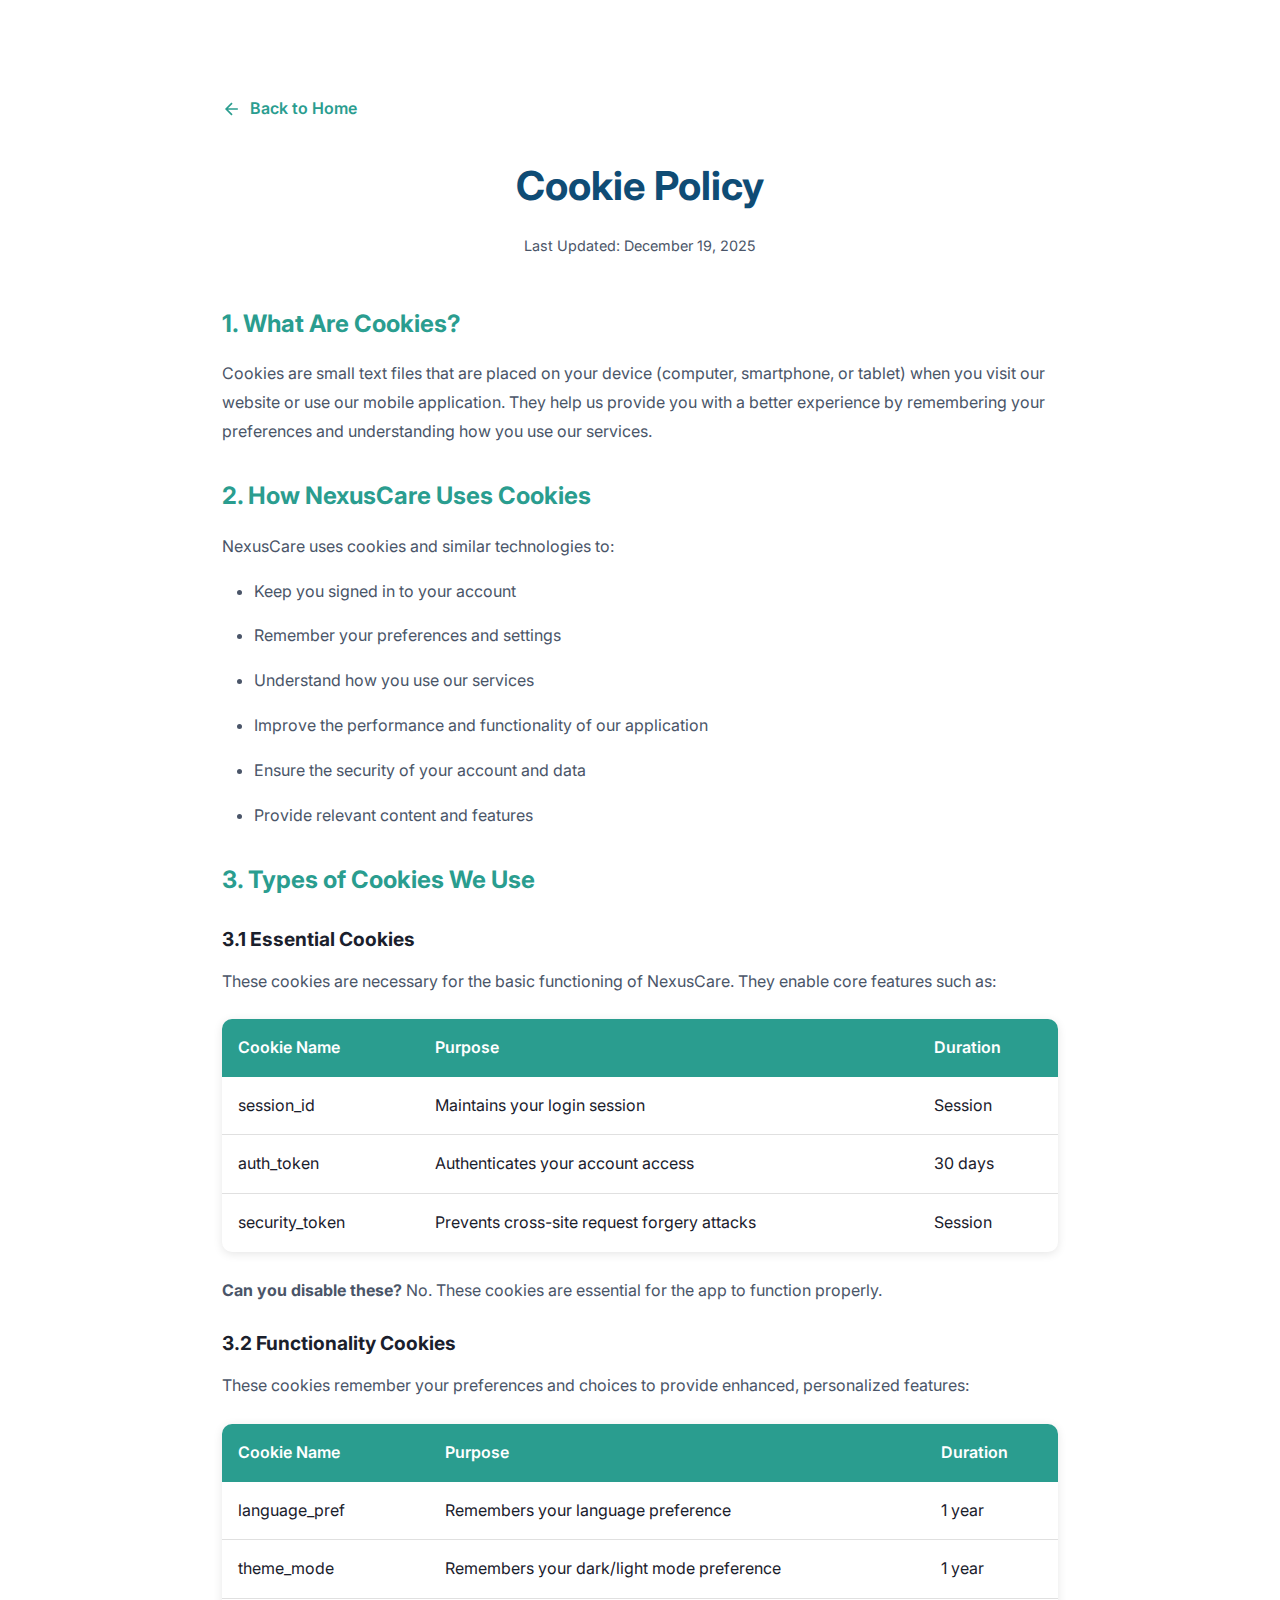
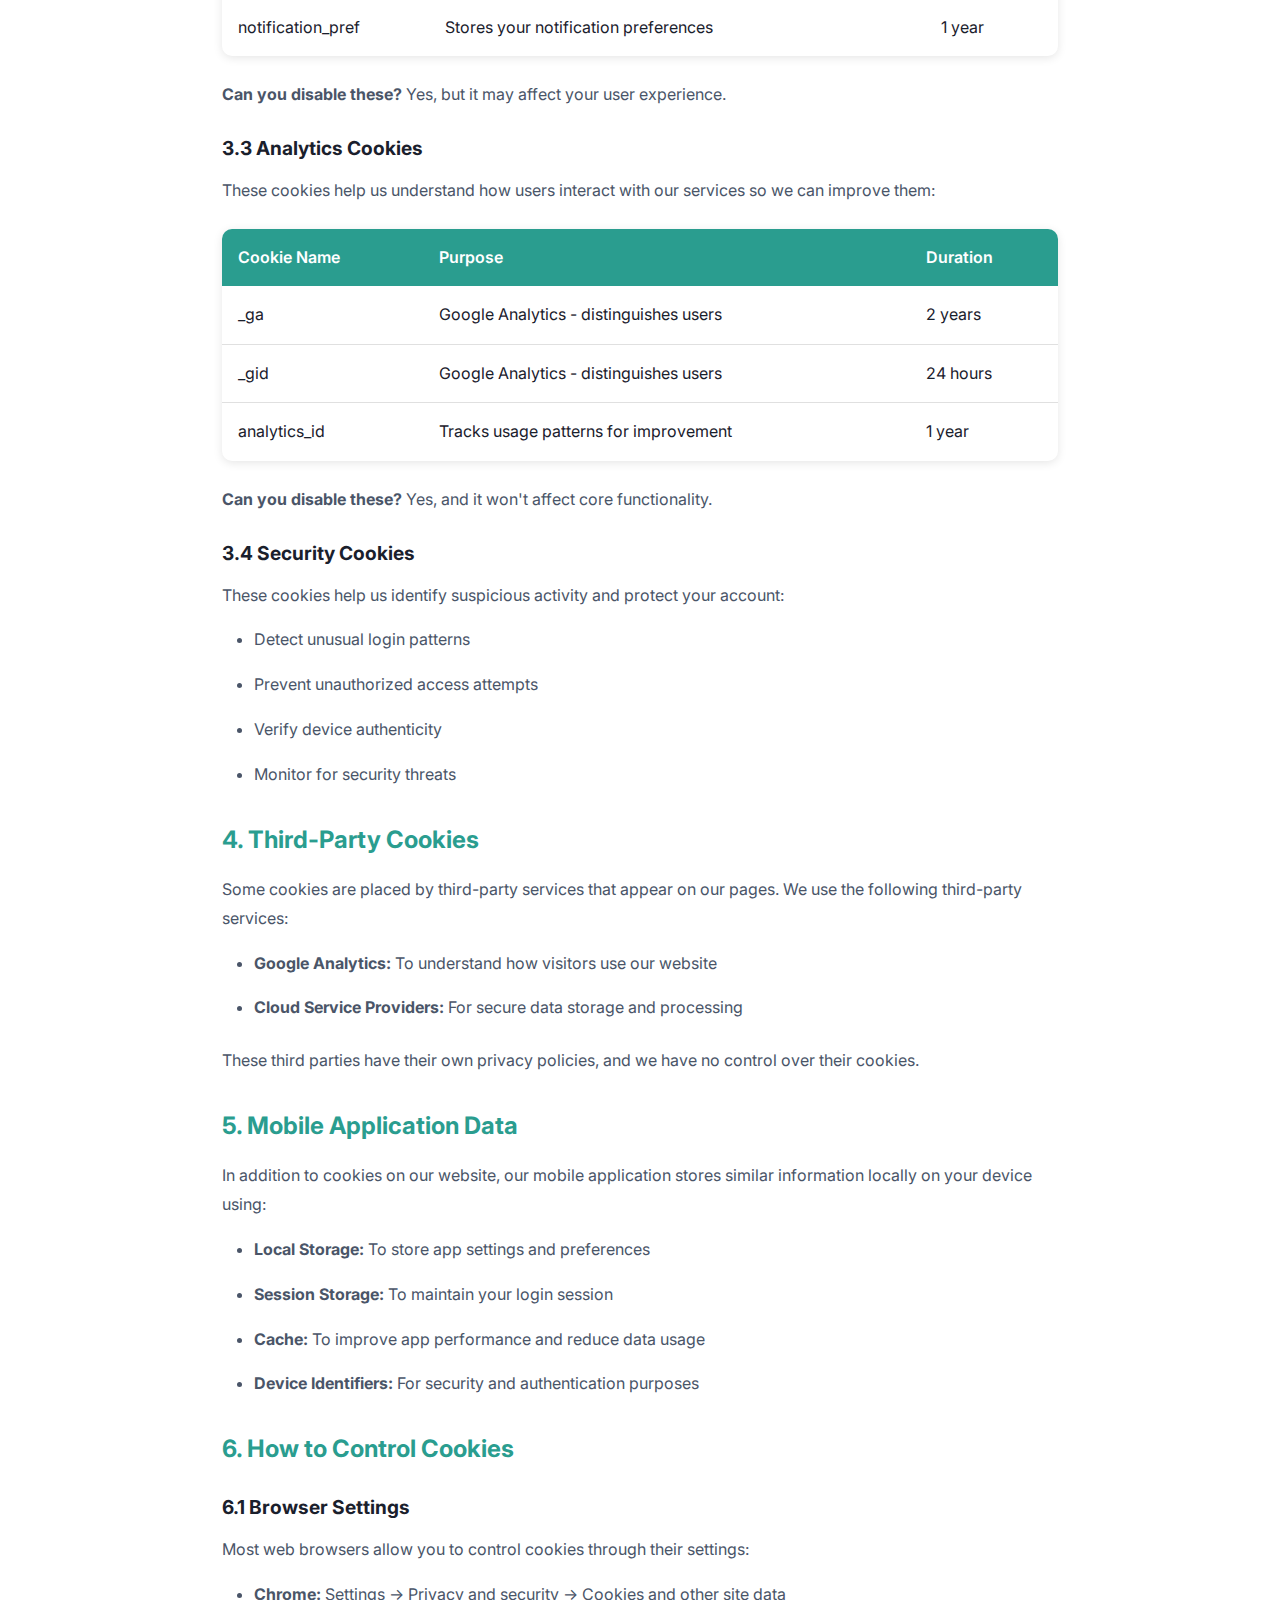
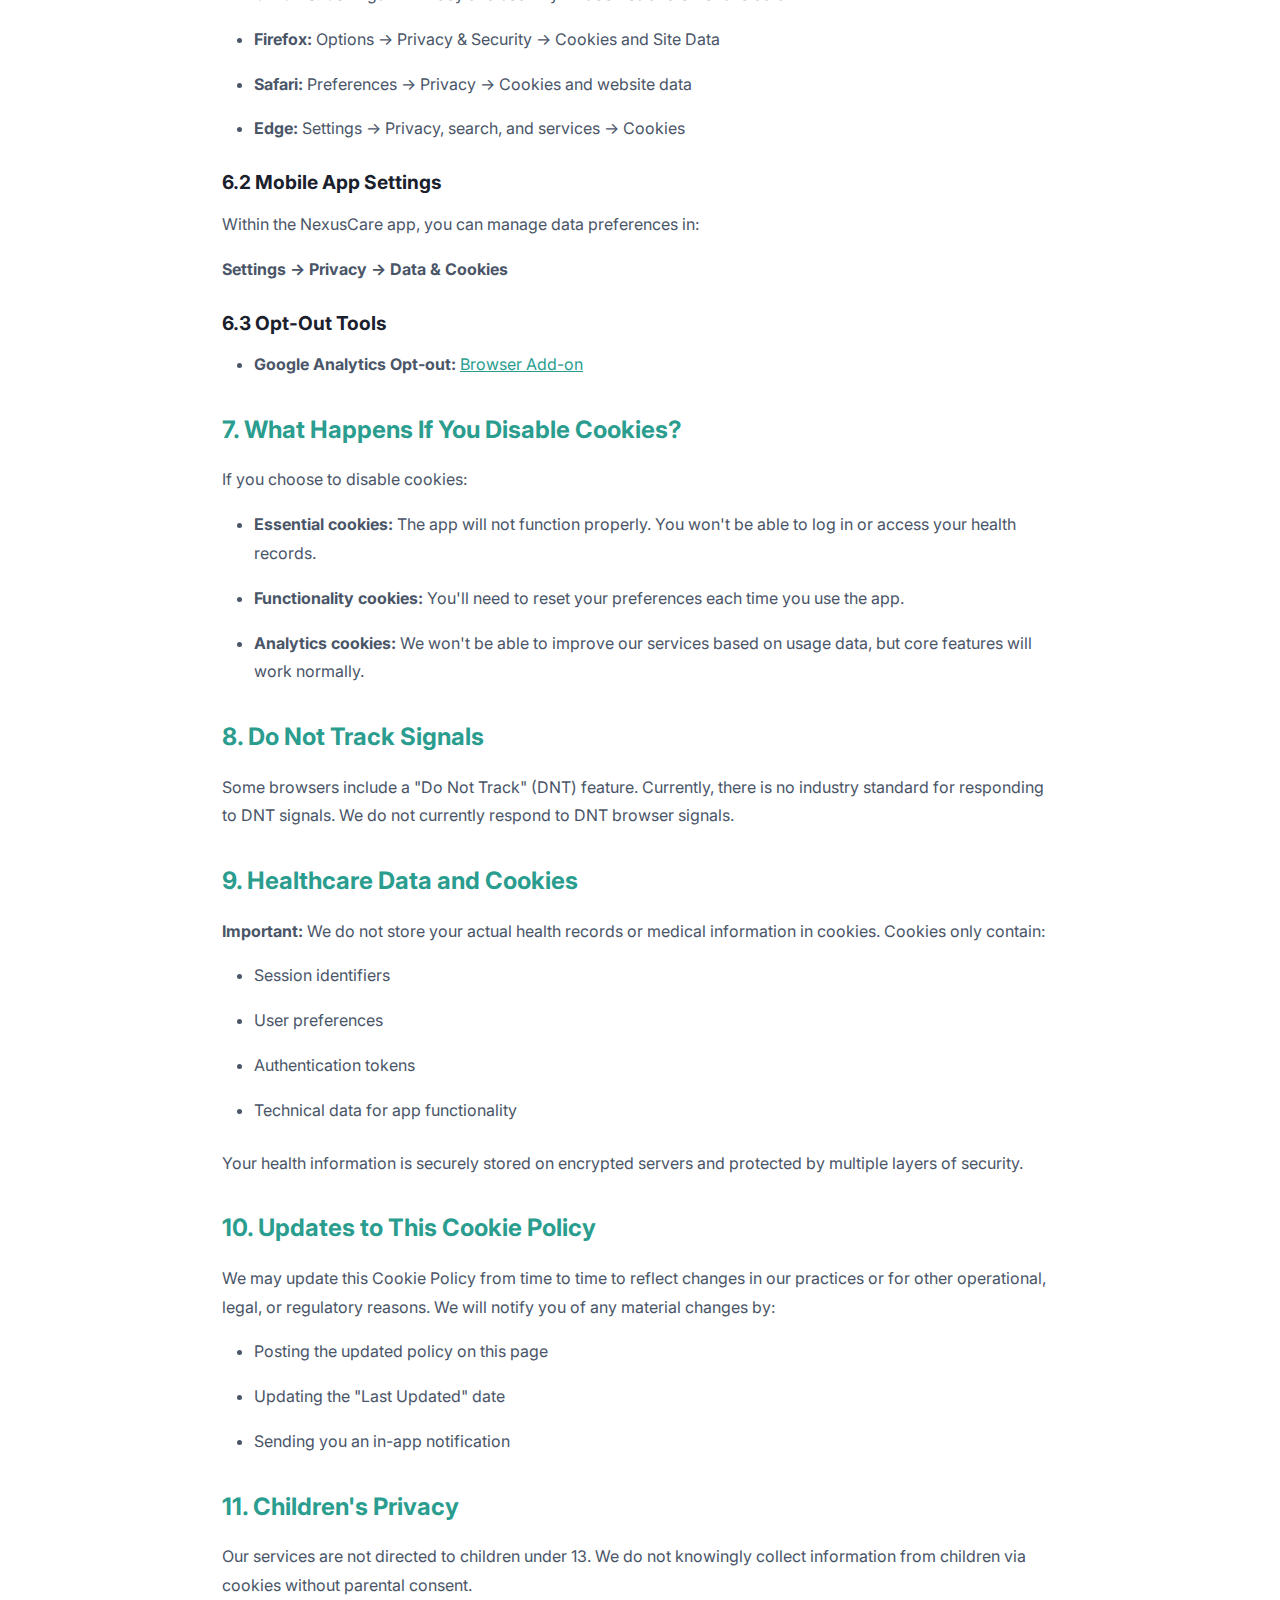
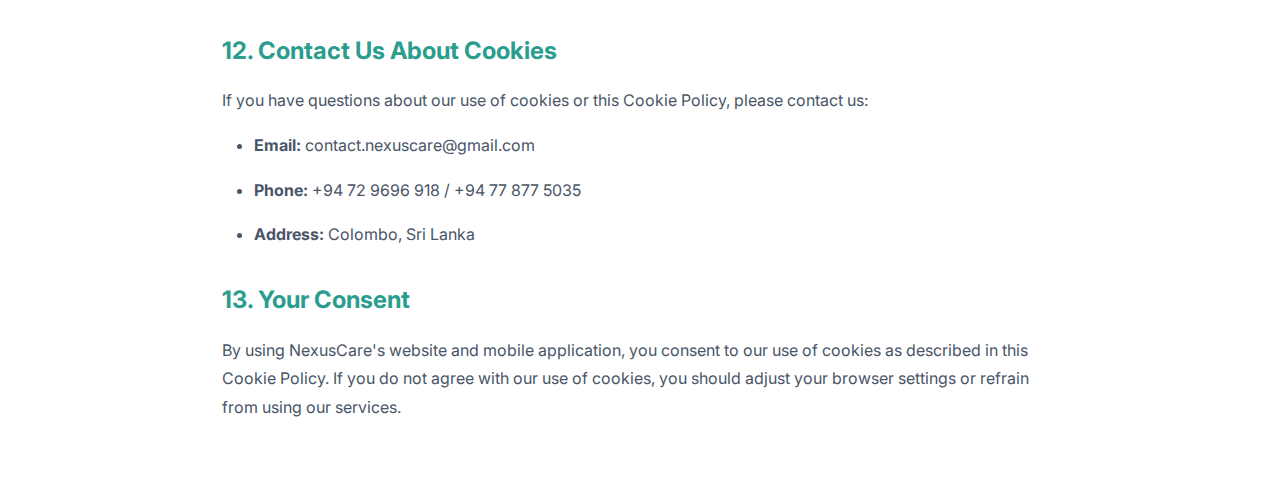
<file: cookie-policy.html>
<!DOCTYPE html>
<html lang="en">
<head>
    <meta charset="UTF-8">
    <meta name="viewport" content="width=device-width, initial-scale=1.0">
    <title>Cookie Policy - NexusCare</title>
    <link rel="stylesheet" href="style.css">
    <style>
        .legal-page {
            max-width: 900px;
            margin: 0 auto;
            padding: 6rem 2rem 4rem;
        }
        .legal-header {
            text-align: center;
            margin-bottom: 3rem;
        }
        .legal-header h1 {
            font-size: 2.5rem;
            color: var(--primary-blue);
            margin-bottom: 1rem;
        }
        .last-updated {
            color: var(--text-light);
            font-size: 0.9rem;
        }
        .legal-content h2 {
            color: var(--primary-teal);
            font-size: 1.5rem;
            margin: 2rem 0 1rem;
        }
        .legal-content h3 {
            color: var(--text-dark);
            font-size: 1.2rem;
            margin: 1.5rem 0 0.75rem;
        }
        .legal-content p, .legal-content li {
            color: var(--text-light);
            line-height: 1.8;
            margin-bottom: 1rem;
        }
        .legal-content ul {
            margin-left: 2rem;
            margin-bottom: 1.5rem;
        }
        .back-link {
            display: inline-flex;
            align-items: center;
            gap: 0.5rem;
            color: var(--primary-teal);
            text-decoration: none;
            font-weight: 600;
            margin-bottom: 2rem;
            transition: all 0.3s ease;
        }
        .back-link:hover {
            transform: translateX(-5px);
        }
        .cookie-table {
            width: 100%;
            border-collapse: collapse;
            margin: 1.5rem 0;
            background: white;
            border-radius: 10px;
            overflow: hidden;
            box-shadow: 0 2px 10px rgba(0,0,0,0.1);
        }
        .cookie-table th {
            background: var(--primary-teal);
            color: white;
            padding: 1rem;
            text-align: left;
            font-weight: 600;
        }
        .cookie-table td {
            padding: 1rem;
            border-bottom: 1px solid #e0e0e0;
        }
        .cookie-table tr:last-child td {
            border-bottom: none;
        }
    </style>
</head>
<body>
    <div class="legal-page">
        <a href="index.html" class="back-link">
            <svg xmlns="http://www.w3.org/2000/svg" width="20" height="20" viewBox="0 0 24 24" fill="none" stroke="currentColor" stroke-width="2">
                <path d="M19 12H5M12 19l-7-7 7-7"/>
            </svg>
            Back to Home
        </a>

        <div class="legal-header">
            <h1>Cookie Policy</h1>
            <p class="last-updated">Last Updated: December 19, 2025</p>
        </div>

        <div class="legal-content">
            <h2>1. What Are Cookies?</h2>
            <p>Cookies are small text files that are placed on your device (computer, smartphone, or tablet) when you visit our website or use our mobile application. They help us provide you with a better experience by remembering your preferences and understanding how you use our services.</p>

            <h2>2. How NexusCare Uses Cookies</h2>
            <p>NexusCare uses cookies and similar technologies to:</p>
            <ul>
                <li>Keep you signed in to your account</li>
                <li>Remember your preferences and settings</li>
                <li>Understand how you use our services</li>
                <li>Improve the performance and functionality of our application</li>
                <li>Ensure the security of your account and data</li>
                <li>Provide relevant content and features</li>
            </ul>

            <h2>3. Types of Cookies We Use</h2>

            <h3>3.1 Essential Cookies</h3>
            <p>These cookies are necessary for the basic functioning of NexusCare. They enable core features such as:</p>
            <table class="cookie-table">
                <thead>
                    <tr>
                        <th>Cookie Name</th>
                        <th>Purpose</th>
                        <th>Duration</th>
                    </tr>
                </thead>
                <tbody>
                    <tr>
                        <td>session_id</td>
                        <td>Maintains your login session</td>
                        <td>Session</td>
                    </tr>
                    <tr>
                        <td>auth_token</td>
                        <td>Authenticates your account access</td>
                        <td>30 days</td>
                    </tr>
                    <tr>
                        <td>security_token</td>
                        <td>Prevents cross-site request forgery attacks</td>
                        <td>Session</td>
                    </tr>
                </tbody>
            </table>
            <p><strong>Can you disable these?</strong> No. These cookies are essential for the app to function properly.</p>

            <h3>3.2 Functionality Cookies</h3>
            <p>These cookies remember your preferences and choices to provide enhanced, personalized features:</p>
            <table class="cookie-table">
                <thead>
                    <tr>
                        <th>Cookie Name</th>
                        <th>Purpose</th>
                        <th>Duration</th>
                    </tr>
                </thead>
                <tbody>
                    <tr>
                        <td>language_pref</td>
                        <td>Remembers your language preference</td>
                        <td>1 year</td>
                    </tr>
                    <tr>
                        <td>theme_mode</td>
                        <td>Remembers your dark/light mode preference</td>
                        <td>1 year</td>
                    </tr>
                    <tr>
                        <td>notification_pref</td>
                        <td>Stores your notification preferences</td>
                        <td>1 year</td>
                    </tr>
                </tbody>
            </table>
            <p><strong>Can you disable these?</strong> Yes, but it may affect your user experience.</p>

            <h3>3.3 Analytics Cookies</h3>
            <p>These cookies help us understand how users interact with our services so we can improve them:</p>
            <table class="cookie-table">
                <thead>
                    <tr>
                        <th>Cookie Name</th>
                        <th>Purpose</th>
                        <th>Duration</th>
                    </tr>
                </thead>
                <tbody>
                    <tr>
                        <td>_ga</td>
                        <td>Google Analytics - distinguishes users</td>
                        <td>2 years</td>
                    </tr>
                    <tr>
                        <td>_gid</td>
                        <td>Google Analytics - distinguishes users</td>
                        <td>24 hours</td>
                    </tr>
                    <tr>
                        <td>analytics_id</td>
                        <td>Tracks usage patterns for improvement</td>
                        <td>1 year</td>
                    </tr>
                </tbody>
            </table>
            <p><strong>Can you disable these?</strong> Yes, and it won't affect core functionality.</p>

            <h3>3.4 Security Cookies</h3>
            <p>These cookies help us identify suspicious activity and protect your account:</p>
            <ul>
                <li>Detect unusual login patterns</li>
                <li>Prevent unauthorized access attempts</li>
                <li>Verify device authenticity</li>
                <li>Monitor for security threats</li>
            </ul>

            <h2>4. Third-Party Cookies</h2>
            <p>Some cookies are placed by third-party services that appear on our pages. We use the following third-party services:</p>
            <ul>
                <li><strong>Google Analytics:</strong> To understand how visitors use our website</li>
                <li><strong>Cloud Service Providers:</strong> For secure data storage and processing</li>
            </ul>
            <p>These third parties have their own privacy policies, and we have no control over their cookies.</p>

            <h2>5. Mobile Application Data</h2>
            <p>In addition to cookies on our website, our mobile application stores similar information locally on your device using:</p>
            <ul>
                <li><strong>Local Storage:</strong> To store app settings and preferences</li>
                <li><strong>Session Storage:</strong> To maintain your login session</li>
                <li><strong>Cache:</strong> To improve app performance and reduce data usage</li>
                <li><strong>Device Identifiers:</strong> For security and authentication purposes</li>
            </ul>

            <h2>6. How to Control Cookies</h2>

            <h3>6.1 Browser Settings</h3>
            <p>Most web browsers allow you to control cookies through their settings:</p>
            <ul>
                <li><strong>Chrome:</strong> Settings → Privacy and security → Cookies and other site data</li>
                <li><strong>Firefox:</strong> Options → Privacy & Security → Cookies and Site Data</li>
                <li><strong>Safari:</strong> Preferences → Privacy → Cookies and website data</li>
                <li><strong>Edge:</strong> Settings → Privacy, search, and services → Cookies</li>
            </ul>

            <h3>6.2 Mobile App Settings</h3>
            <p>Within the NexusCare app, you can manage data preferences in:</p>
            <p><strong>Settings → Privacy → Data & Cookies</strong></p>

            <h3>6.3 Opt-Out Tools</h3>
            <ul>
                <li><strong>Google Analytics Opt-out:</strong> <a href="https://tools.google.com/dlpage/gaoptout" style="color: var(--primary-teal);" target="_blank">Browser Add-on</a></li>
            </ul>

            <h2>7. What Happens If You Disable Cookies?</h2>
            <p>If you choose to disable cookies:</p>
            <ul>
                <li><strong>Essential cookies:</strong> The app will not function properly. You won't be able to log in or access your health records.</li>
                <li><strong>Functionality cookies:</strong> You'll need to reset your preferences each time you use the app.</li>
                <li><strong>Analytics cookies:</strong> We won't be able to improve our services based on usage data, but core features will work normally.</li>
            </ul>

            <h2>8. Do Not Track Signals</h2>
            <p>Some browsers include a "Do Not Track" (DNT) feature. Currently, there is no industry standard for responding to DNT signals. We do not currently respond to DNT browser signals.</p>

            <h2>9. Healthcare Data and Cookies</h2>
            <p><strong>Important:</strong> We do not store your actual health records or medical information in cookies. Cookies only contain:</p>
            <ul>
                <li>Session identifiers</li>
                <li>User preferences</li>
                <li>Authentication tokens</li>
                <li>Technical data for app functionality</li>
            </ul>
            <p>Your health information is securely stored on encrypted servers and protected by multiple layers of security.</p>

            <h2>10. Updates to This Cookie Policy</h2>
            <p>We may update this Cookie Policy from time to time to reflect changes in our practices or for other operational, legal, or regulatory reasons. We will notify you of any material changes by:</p>
            <ul>
                <li>Posting the updated policy on this page</li>
                <li>Updating the "Last Updated" date</li>
                <li>Sending you an in-app notification</li>
            </ul>

            <h2>11. Children's Privacy</h2>
            <p>Our services are not directed to children under 13. We do not knowingly collect information from children via cookies without parental consent.</p>

            <h2>12. Contact Us About Cookies</h2>
            <p>If you have questions about our use of cookies or this Cookie Policy, please contact us:</p>
            <ul>
                <li><strong>Email:</strong> contact.nexuscare@gmail.com</li>
                <li><strong>Phone:</strong> +94 72 9696 918 / +94 77 877 5035</li>
                <li><strong>Address:</strong> Colombo, Sri Lanka</li>
            </ul>

            <h2>13. Your Consent</h2>
            <p>By using NexusCare's website and mobile application, you consent to our use of cookies as described in this Cookie Policy. If you do not agree with our use of cookies, you should adjust your browser settings or refrain from using our services.</p>
        </div>
    </div>
</body>
</html>
</file>
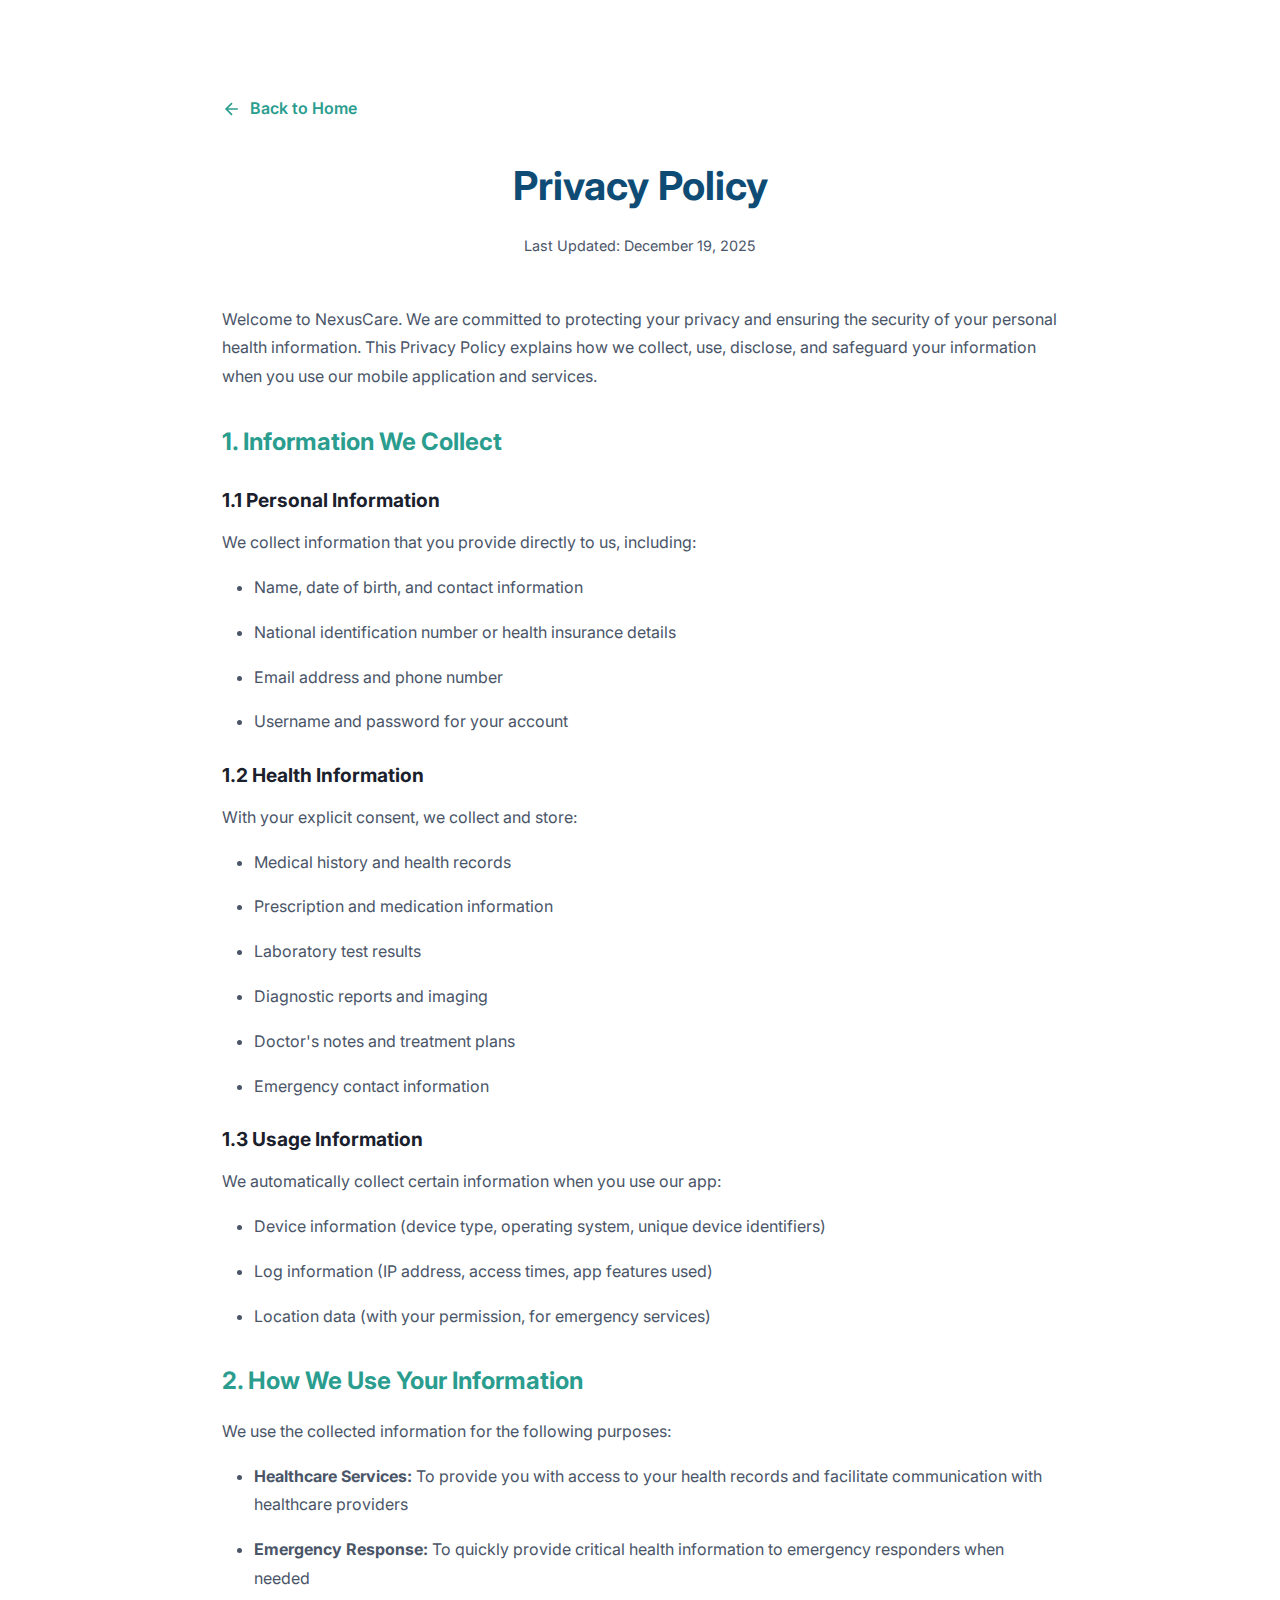
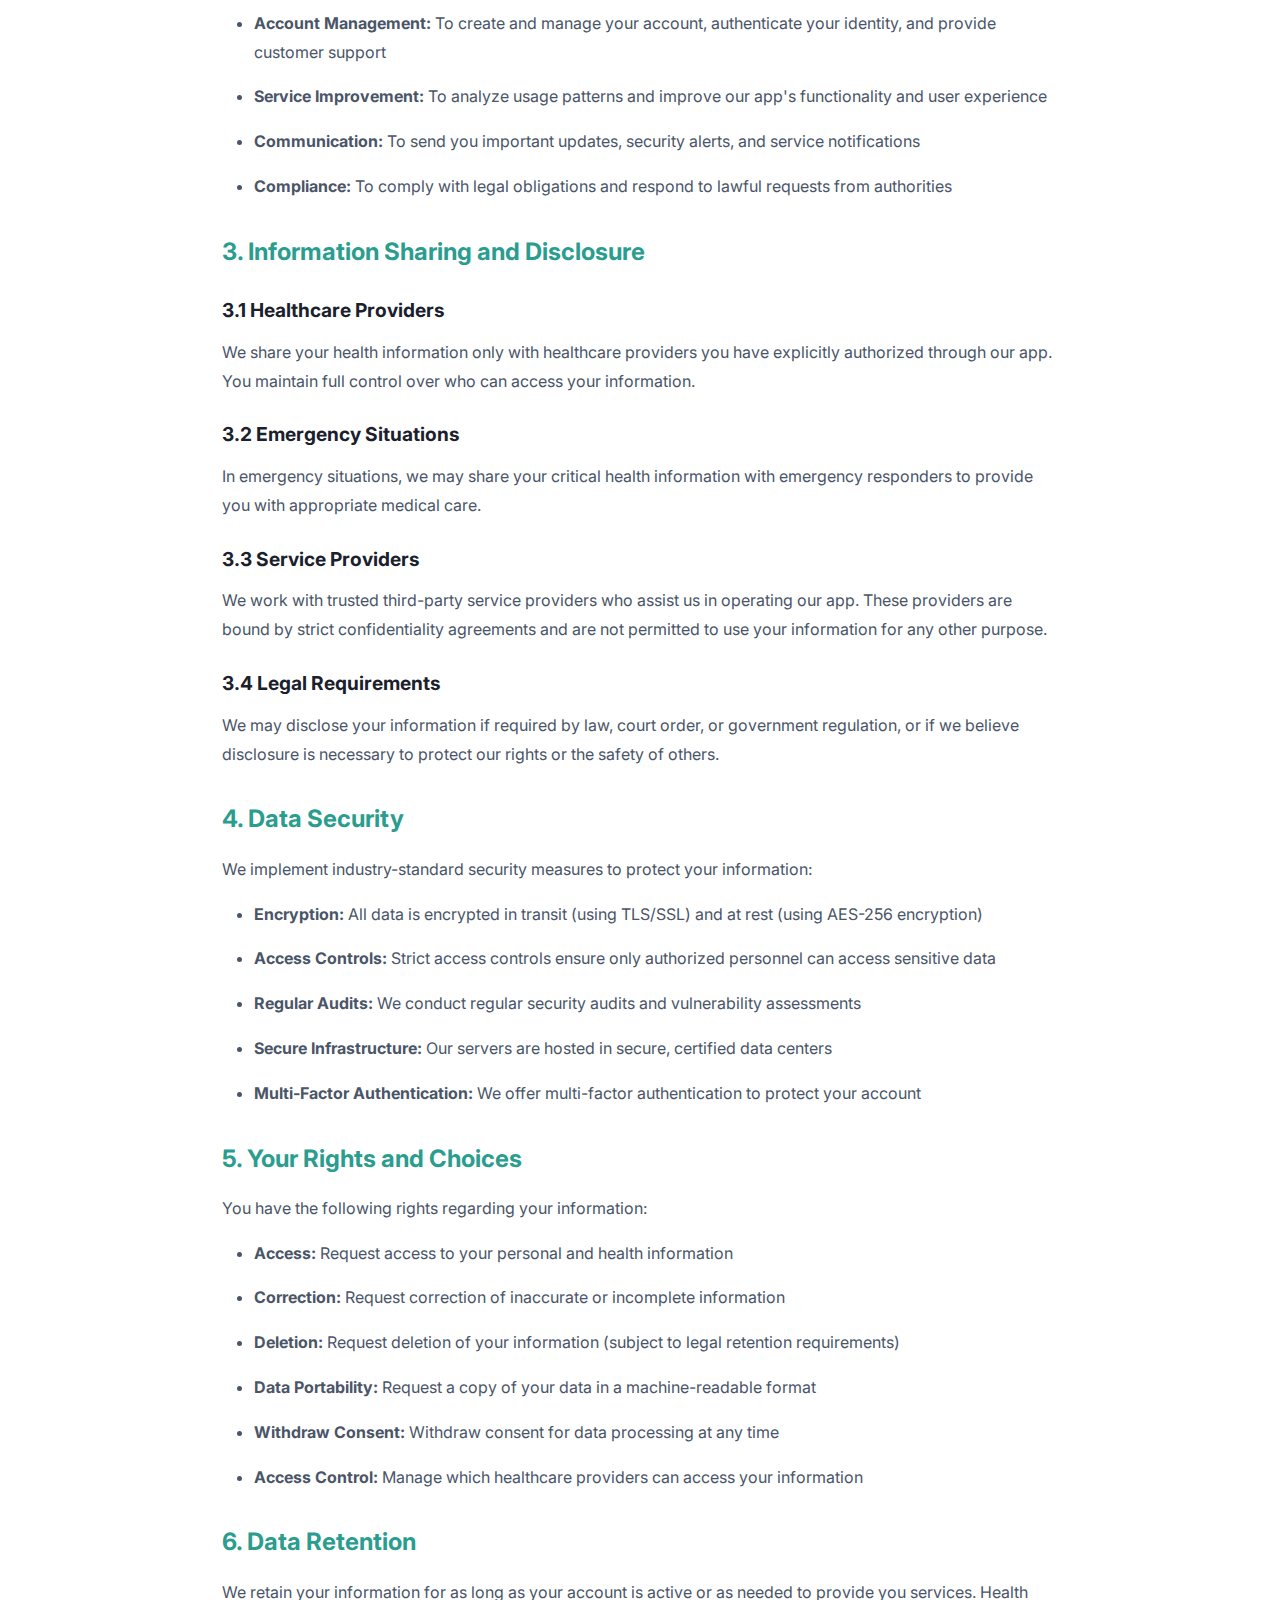
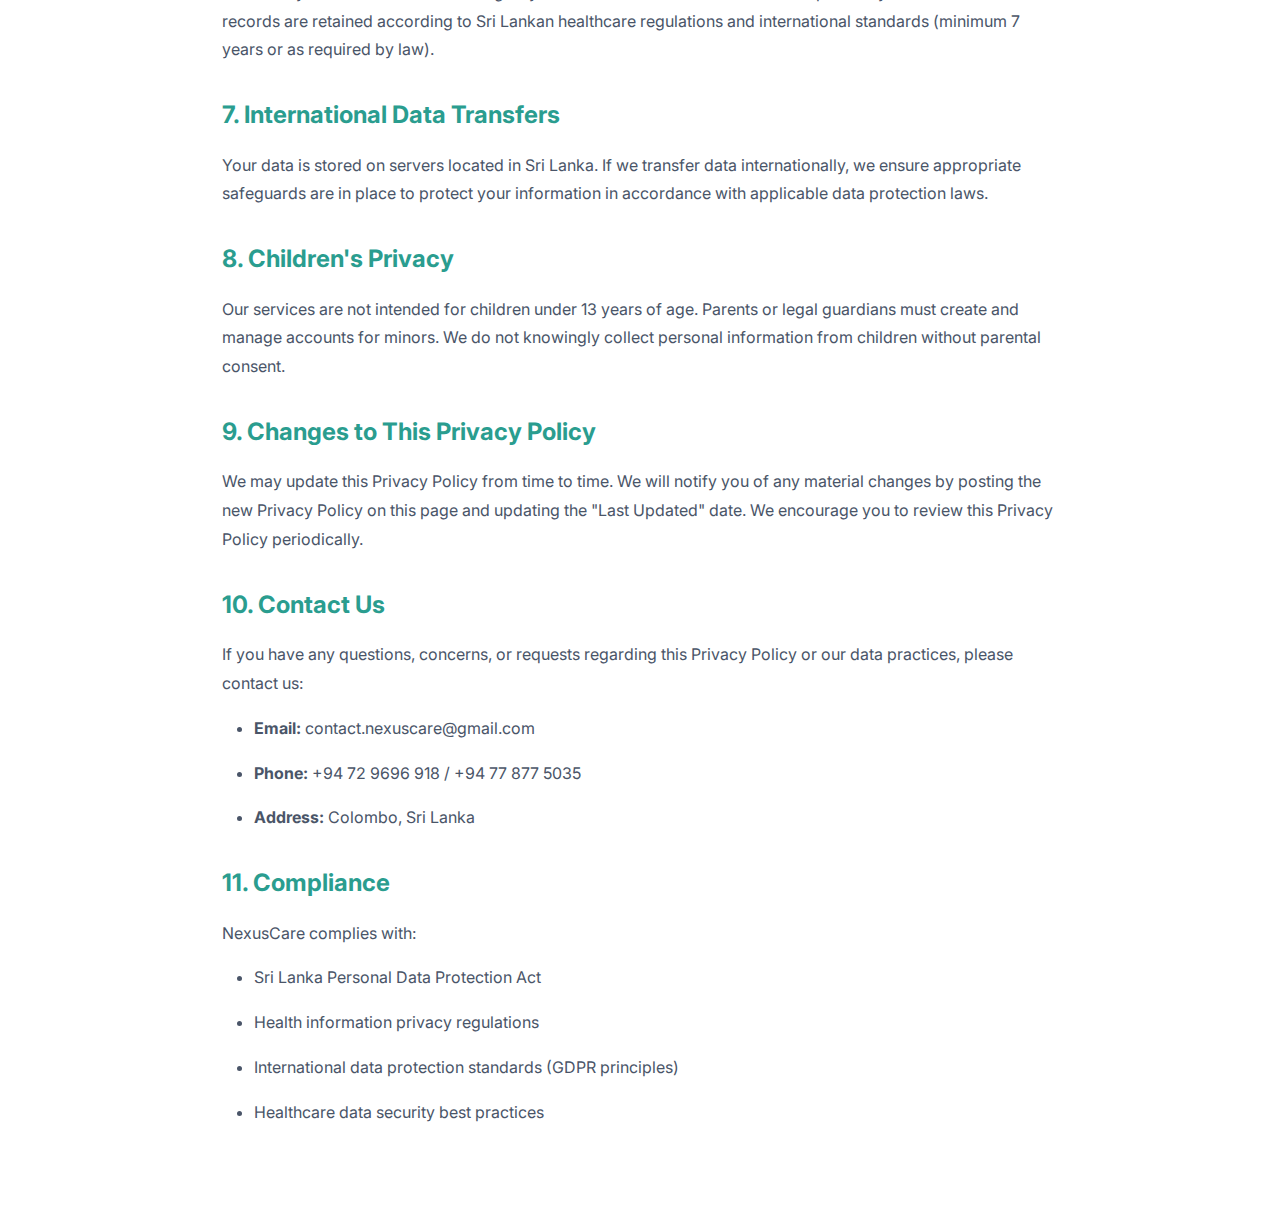
<file: privacy-policy.html>
<!DOCTYPE html>
<html lang="en">
<head>
    <meta charset="UTF-8">
    <meta name="viewport" content="width=device-width, initial-scale=1.0">
    <title>Privacy Policy - NexusCare</title>
    <link rel="stylesheet" href="style.css">
    <style>
        .legal-page {
            max-width: 900px;
            margin: 0 auto;
            padding: 6rem 2rem 4rem;
        }
        .legal-header {
            text-align: center;
            margin-bottom: 3rem;
        }
        .legal-header h1 {
            font-size: 2.5rem;
            color: var(--primary-blue);
            margin-bottom: 1rem;
        }
        .last-updated {
            color: var(--text-light);
            font-size: 0.9rem;
        }
        .legal-content h2 {
            color: var(--primary-teal);
            font-size: 1.5rem;
            margin: 2rem 0 1rem;
        }
        .legal-content h3 {
            color: var(--text-dark);
            font-size: 1.2rem;
            margin: 1.5rem 0 0.75rem;
        }
        .legal-content p, .legal-content li {
            color: var(--text-light);
            line-height: 1.8;
            margin-bottom: 1rem;
        }
        .legal-content ul {
            margin-left: 2rem;
            margin-bottom: 1.5rem;
        }
        .back-link {
            display: inline-flex;
            align-items: center;
            gap: 0.5rem;
            color: var(--primary-teal);
            text-decoration: none;
            font-weight: 600;
            margin-bottom: 2rem;
            transition: all 0.3s ease;
        }
        .back-link:hover {
            transform: translateX(-5px);
        }
    </style>
</head>
<body>
    <div class="legal-page">
        <a href="index.html" class="back-link">
            <svg xmlns="http://www.w3.org/2000/svg" width="20" height="20" viewBox="0 0 24 24" fill="none" stroke="currentColor" stroke-width="2">
                <path d="M19 12H5M12 19l-7-7 7-7"/>
            </svg>
            Back to Home
        </a>

        <div class="legal-header">
            <h1>Privacy Policy</h1>
            <p class="last-updated">Last Updated: December 19, 2025</p>
        </div>

        <div class="legal-content">
            <p>Welcome to NexusCare. We are committed to protecting your privacy and ensuring the security of your personal health information. This Privacy Policy explains how we collect, use, disclose, and safeguard your information when you use our mobile application and services.</p>

            <h2>1. Information We Collect</h2>
            
            <h3>1.1 Personal Information</h3>
            <p>We collect information that you provide directly to us, including:</p>
            <ul>
                <li>Name, date of birth, and contact information</li>
                <li>National identification number or health insurance details</li>
                <li>Email address and phone number</li>
                <li>Username and password for your account</li>
            </ul>

            <h3>1.2 Health Information</h3>
            <p>With your explicit consent, we collect and store:</p>
            <ul>
                <li>Medical history and health records</li>
                <li>Prescription and medication information</li>
                <li>Laboratory test results</li>
                <li>Diagnostic reports and imaging</li>
                <li>Doctor's notes and treatment plans</li>
                <li>Emergency contact information</li>
            </ul>

            <h3>1.3 Usage Information</h3>
            <p>We automatically collect certain information when you use our app:</p>
            <ul>
                <li>Device information (device type, operating system, unique device identifiers)</li>
                <li>Log information (IP address, access times, app features used)</li>
                <li>Location data (with your permission, for emergency services)</li>
            </ul>

            <h2>2. How We Use Your Information</h2>
            <p>We use the collected information for the following purposes:</p>
            <ul>
                <li><strong>Healthcare Services:</strong> To provide you with access to your health records and facilitate communication with healthcare providers</li>
                <li><strong>Emergency Response:</strong> To quickly provide critical health information to emergency responders when needed</li>
                <li><strong>Account Management:</strong> To create and manage your account, authenticate your identity, and provide customer support</li>
                <li><strong>Service Improvement:</strong> To analyze usage patterns and improve our app's functionality and user experience</li>
                <li><strong>Communication:</strong> To send you important updates, security alerts, and service notifications</li>
                <li><strong>Compliance:</strong> To comply with legal obligations and respond to lawful requests from authorities</li>
            </ul>

            <h2>3. Information Sharing and Disclosure</h2>
            
            <h3>3.1 Healthcare Providers</h3>
            <p>We share your health information only with healthcare providers you have explicitly authorized through our app. You maintain full control over who can access your information.</p>

            <h3>3.2 Emergency Situations</h3>
            <p>In emergency situations, we may share your critical health information with emergency responders to provide you with appropriate medical care.</p>

            <h3>3.3 Service Providers</h3>
            <p>We work with trusted third-party service providers who assist us in operating our app. These providers are bound by strict confidentiality agreements and are not permitted to use your information for any other purpose.</p>

            <h3>3.4 Legal Requirements</h3>
            <p>We may disclose your information if required by law, court order, or government regulation, or if we believe disclosure is necessary to protect our rights or the safety of others.</p>

            <h2>4. Data Security</h2>
            <p>We implement industry-standard security measures to protect your information:</p>
            <ul>
                <li><strong>Encryption:</strong> All data is encrypted in transit (using TLS/SSL) and at rest (using AES-256 encryption)</li>
                <li><strong>Access Controls:</strong> Strict access controls ensure only authorized personnel can access sensitive data</li>
                <li><strong>Regular Audits:</strong> We conduct regular security audits and vulnerability assessments</li>
                <li><strong>Secure Infrastructure:</strong> Our servers are hosted in secure, certified data centers</li>
                <li><strong>Multi-Factor Authentication:</strong> We offer multi-factor authentication to protect your account</li>
            </ul>

            <h2>5. Your Rights and Choices</h2>
            <p>You have the following rights regarding your information:</p>
            <ul>
                <li><strong>Access:</strong> Request access to your personal and health information</li>
                <li><strong>Correction:</strong> Request correction of inaccurate or incomplete information</li>
                <li><strong>Deletion:</strong> Request deletion of your information (subject to legal retention requirements)</li>
                <li><strong>Data Portability:</strong> Request a copy of your data in a machine-readable format</li>
                <li><strong>Withdraw Consent:</strong> Withdraw consent for data processing at any time</li>
                <li><strong>Access Control:</strong> Manage which healthcare providers can access your information</li>
            </ul>

            <h2>6. Data Retention</h2>
            <p>We retain your information for as long as your account is active or as needed to provide you services. Health records are retained according to Sri Lankan healthcare regulations and international standards (minimum 7 years or as required by law).</p>

            <h2>7. International Data Transfers</h2>
            <p>Your data is stored on servers located in Sri Lanka. If we transfer data internationally, we ensure appropriate safeguards are in place to protect your information in accordance with applicable data protection laws.</p>

            <h2>8. Children's Privacy</h2>
            <p>Our services are not intended for children under 13 years of age. Parents or legal guardians must create and manage accounts for minors. We do not knowingly collect personal information from children without parental consent.</p>

            <h2>9. Changes to This Privacy Policy</h2>
            <p>We may update this Privacy Policy from time to time. We will notify you of any material changes by posting the new Privacy Policy on this page and updating the "Last Updated" date. We encourage you to review this Privacy Policy periodically.</p>

            <h2>10. Contact Us</h2>
            <p>If you have any questions, concerns, or requests regarding this Privacy Policy or our data practices, please contact us:</p>
            <ul>
                <li><strong>Email:</strong> contact.nexuscare@gmail.com</li>
                <li><strong>Phone:</strong> +94 72 9696 918 / +94 77 877 5035</li>
                <li><strong>Address:</strong> Colombo, Sri Lanka</li>
            </ul>

            <h2>11. Compliance</h2>
            <p>NexusCare complies with:</p>
            <ul>
                <li>Sri Lanka Personal Data Protection Act</li>
                <li>Health information privacy regulations</li>
                <li>International data protection standards (GDPR principles)</li>
                <li>Healthcare data security best practices</li>
            </ul>
        </div>
    </div>
</body>
</html>
</file>
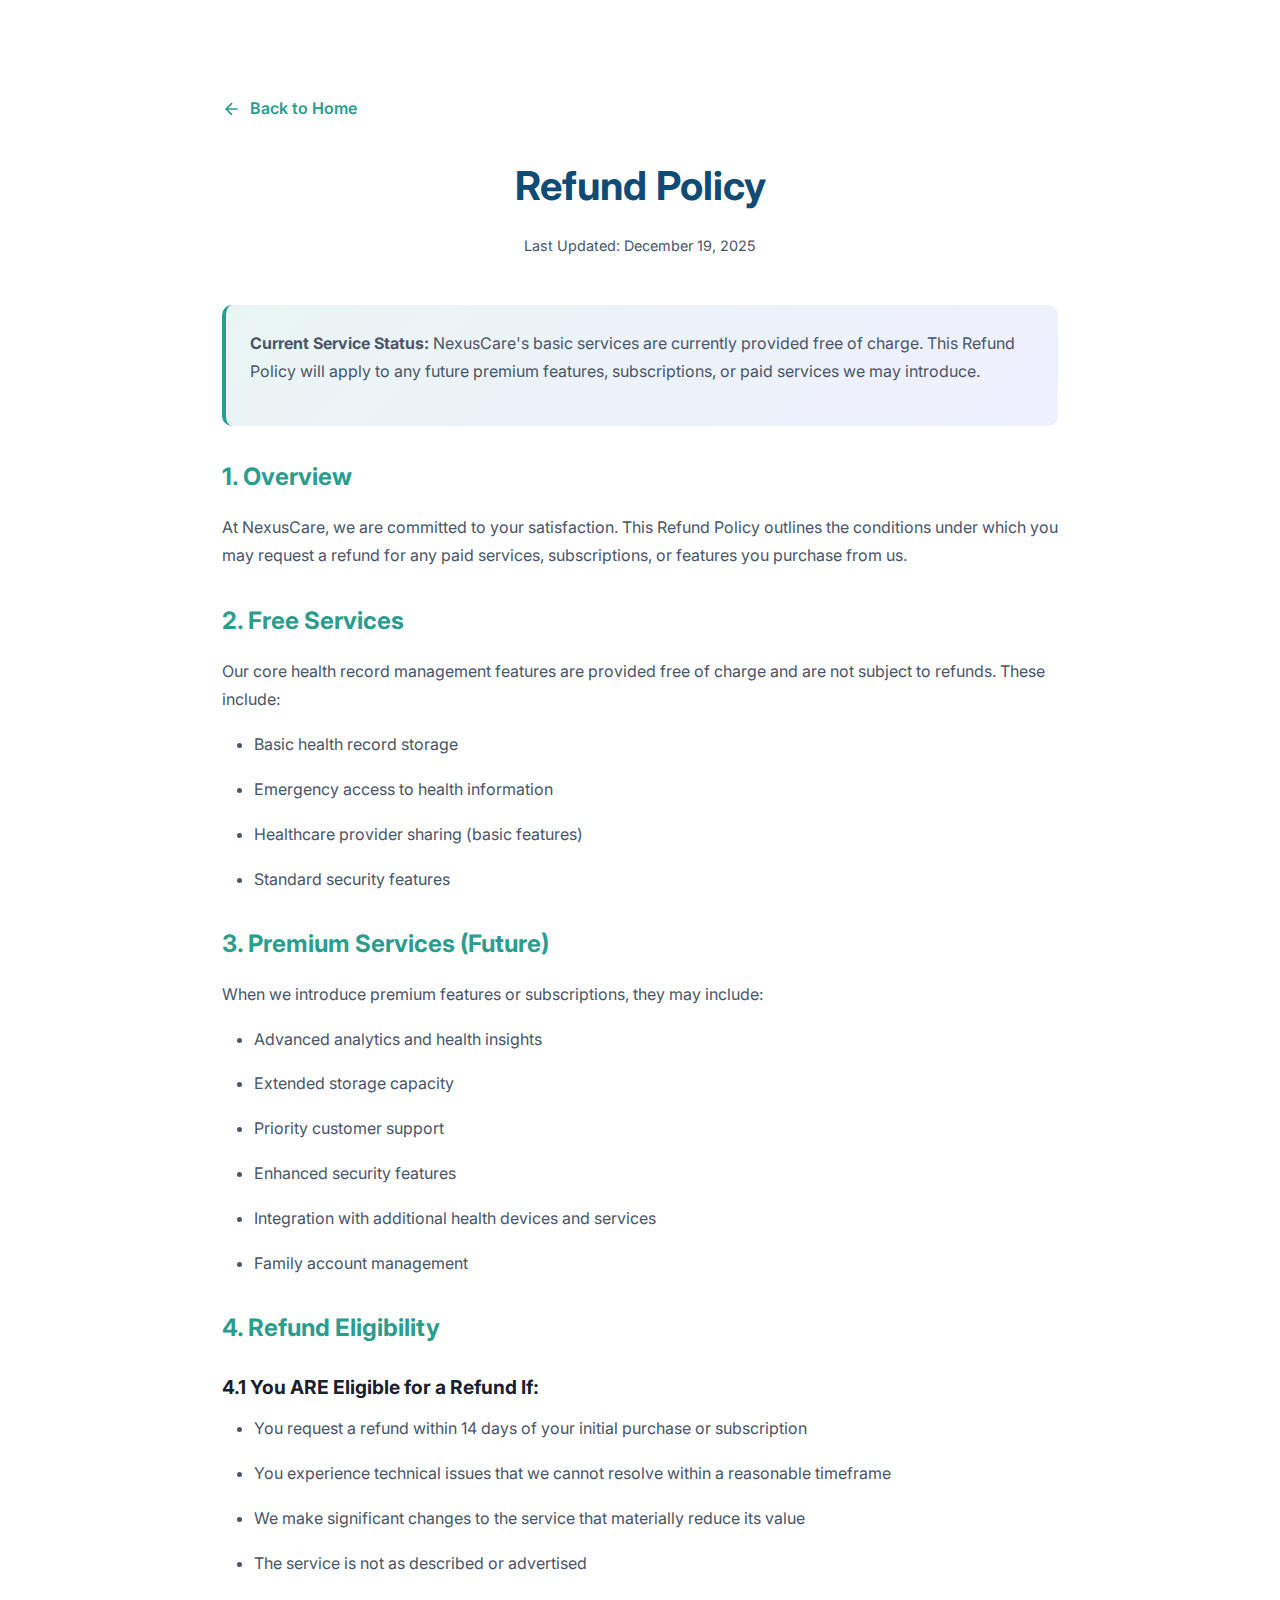
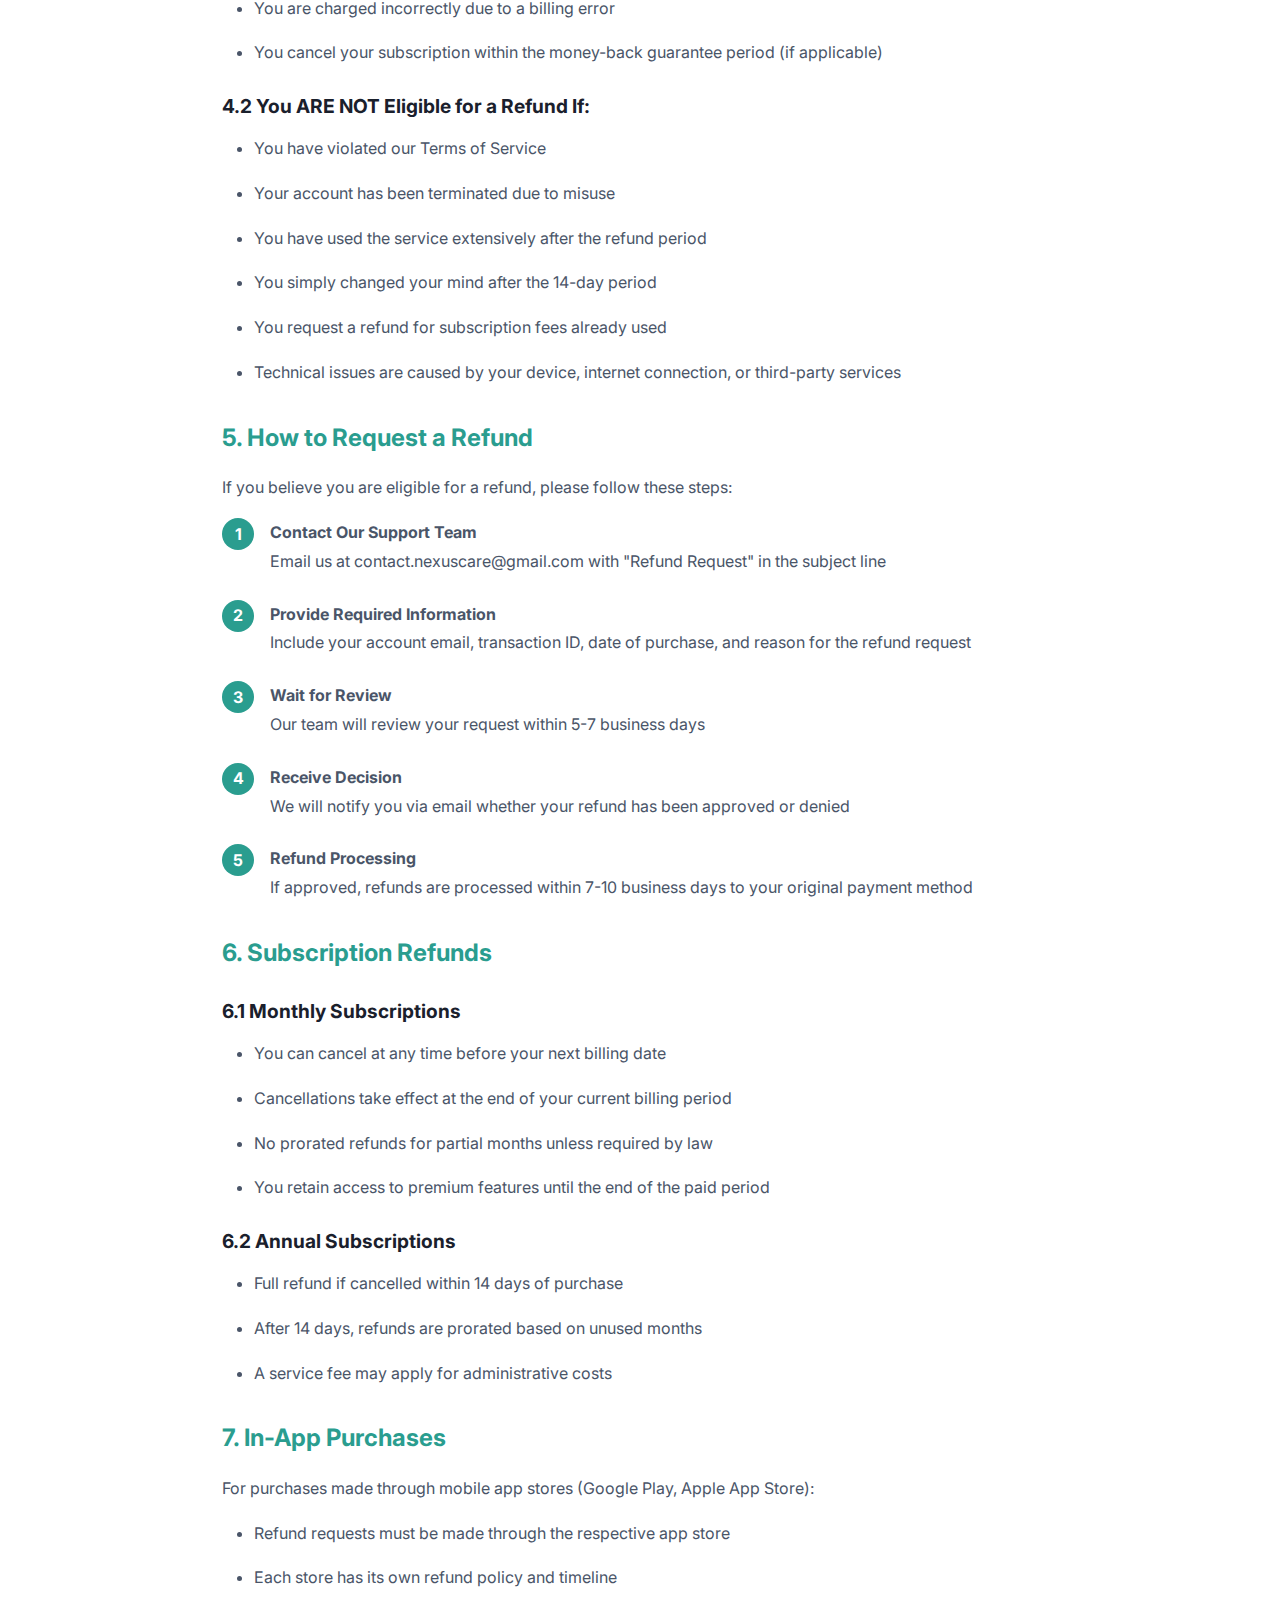
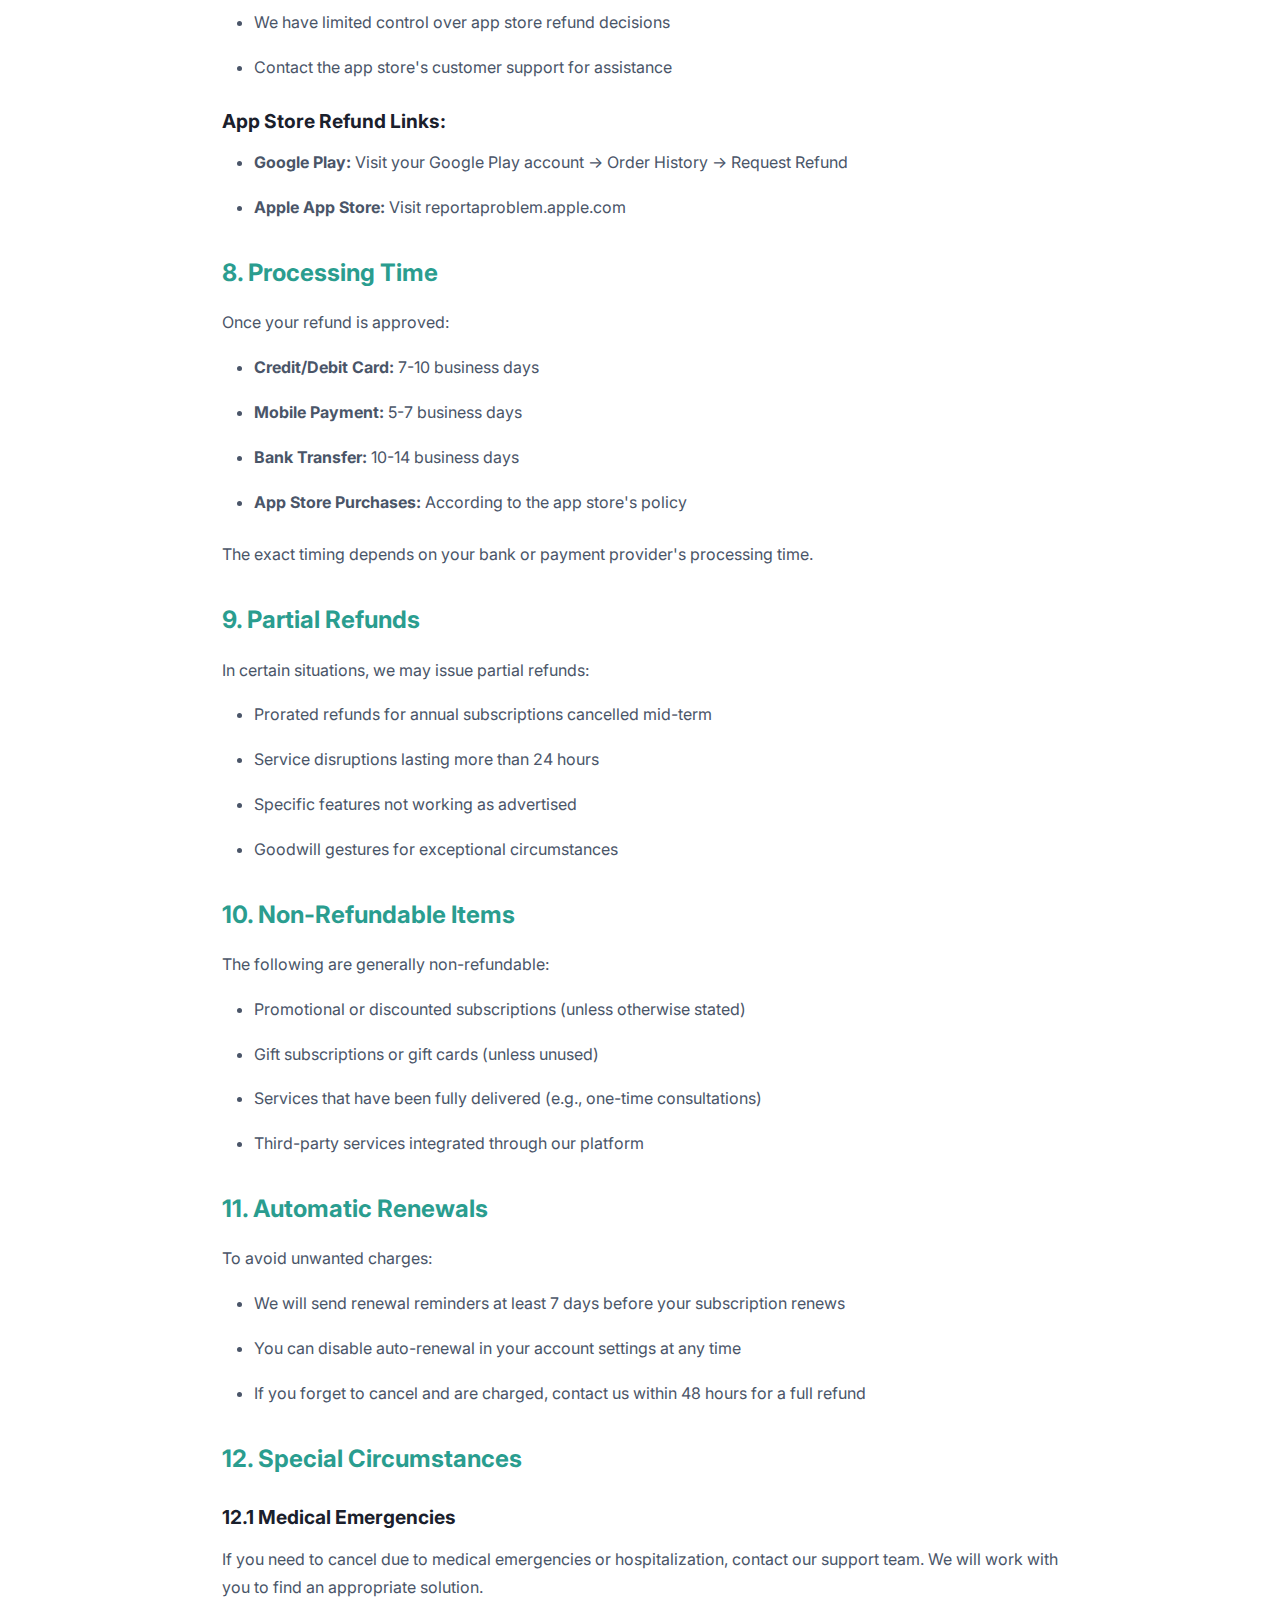
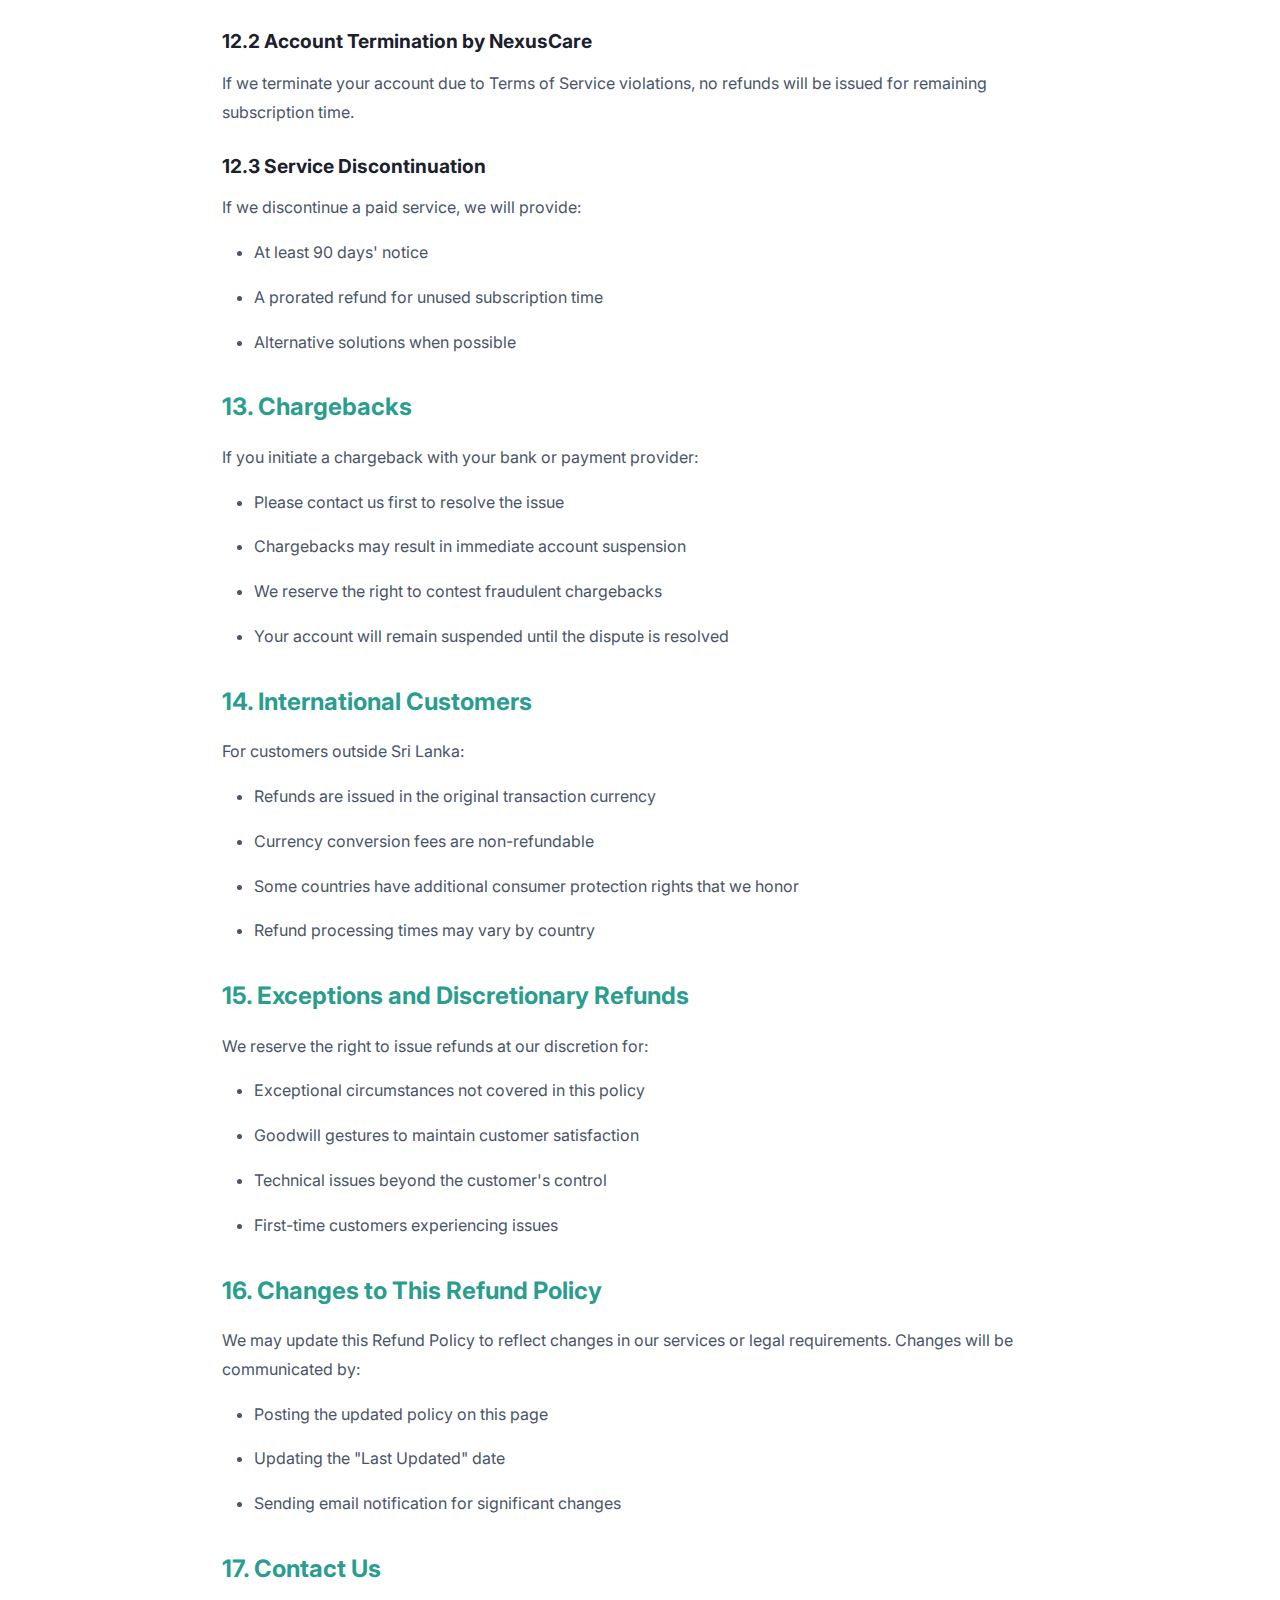
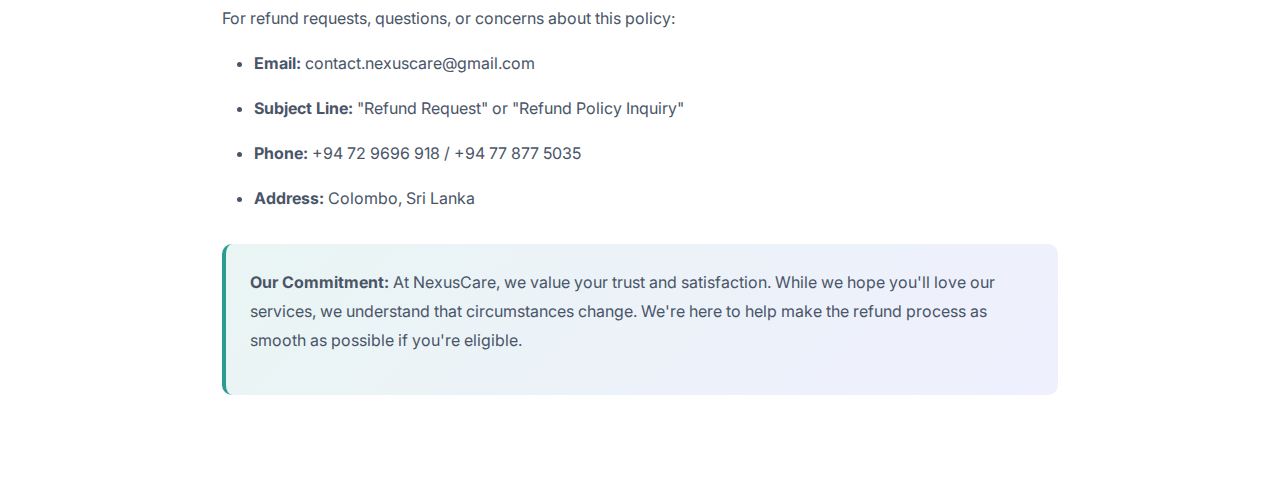
<file: refund-policy.html>
<!DOCTYPE html>
<html lang="en">
<head>
    <meta charset="UTF-8">
    <meta name="viewport" content="width=device-width, initial-scale=1.0">
    <title>Refund Policy - NexusCare</title>
    <link rel="stylesheet" href="style.css">
    <style>
        .legal-page {
            max-width: 900px;
            margin: 0 auto;
            padding: 6rem 2rem 4rem;
        }
        .legal-header {
            text-align: center;
            margin-bottom: 3rem;
        }
        .legal-header h1 {
            font-size: 2.5rem;
            color: var(--primary-blue);
            margin-bottom: 1rem;
        }
        .last-updated {
            color: var(--text-light);
            font-size: 0.9rem;
        }
        .legal-content h2 {
            color: var(--primary-teal);
            font-size: 1.5rem;
            margin: 2rem 0 1rem;
        }
        .legal-content h3 {
            color: var(--text-dark);
            font-size: 1.2rem;
            margin: 1.5rem 0 0.75rem;
        }
        .legal-content p, .legal-content li {
            color: var(--text-light);
            line-height: 1.8;
            margin-bottom: 1rem;
        }
        .legal-content ul {
            margin-left: 2rem;
            margin-bottom: 1.5rem;
        }
        .back-link {
            display: inline-flex;
            align-items: center;
            gap: 0.5rem;
            color: var(--primary-teal);
            text-decoration: none;
            font-weight: 600;
            margin-bottom: 2rem;
            transition: all 0.3s ease;
        }
        .back-link:hover {
            transform: translateX(-5px);
        }
        .info-box {
            background: linear-gradient(135deg, rgba(42, 157, 143, 0.1), rgba(99, 102, 241, 0.1));
            padding: 1.5rem;
            border-radius: 10px;
            border-left: 4px solid var(--primary-teal);
            margin: 2rem 0;
        }
        .steps-list {
            counter-reset: step-counter;
            list-style: none;
            margin-left: 0;
            padding-left: 0;
        }
        .steps-list li {
            counter-increment: step-counter;
            position: relative;
            padding-left: 3rem;
            margin-bottom: 1.5rem;
        }
        .steps-list li::before {
            content: counter(step-counter);
            position: absolute;
            left: 0;
            top: 0;
            background: var(--primary-teal);
            color: white;
            width: 2rem;
            height: 2rem;
            border-radius: 50%;
            display: flex;
            align-items: center;
            justify-content: center;
            font-weight: bold;
        }
    </style>
</head>
<body>
    <div class="legal-page">
        <a href="index.html" class="back-link">
            <svg xmlns="http://www.w3.org/2000/svg" width="20" height="20" viewBox="0 0 24 24" fill="none" stroke="currentColor" stroke-width="2">
                <path d="M19 12H5M12 19l-7-7 7-7"/>
            </svg>
            Back to Home
        </a>

        <div class="legal-header">
            <h1>Refund Policy</h1>
            <p class="last-updated">Last Updated: December 19, 2025</p>
        </div>

        <div class="legal-content">
            <div class="info-box">
                <p><strong>Current Service Status:</strong> NexusCare's basic services are currently provided free of charge. This Refund Policy will apply to any future premium features, subscriptions, or paid services we may introduce.</p>
            </div>

            <h2>1. Overview</h2>
            <p>At NexusCare, we are committed to your satisfaction. This Refund Policy outlines the conditions under which you may request a refund for any paid services, subscriptions, or features you purchase from us.</p>

            <h2>2. Free Services</h2>
            <p>Our core health record management features are provided free of charge and are not subject to refunds. These include:</p>
            <ul>
                <li>Basic health record storage</li>
                <li>Emergency access to health information</li>
                <li>Healthcare provider sharing (basic features)</li>
                <li>Standard security features</li>
            </ul>

            <h2>3. Premium Services (Future)</h2>
            <p>When we introduce premium features or subscriptions, they may include:</p>
            <ul>
                <li>Advanced analytics and health insights</li>
                <li>Extended storage capacity</li>
                <li>Priority customer support</li>
                <li>Enhanced security features</li>
                <li>Integration with additional health devices and services</li>
                <li>Family account management</li>
            </ul>

            <h2>4. Refund Eligibility</h2>

            <h3>4.1 You ARE Eligible for a Refund If:</h3>
            <ul>
                <li>You request a refund within 14 days of your initial purchase or subscription</li>
                <li>You experience technical issues that we cannot resolve within a reasonable timeframe</li>
                <li>We make significant changes to the service that materially reduce its value</li>
                <li>The service is not as described or advertised</li>
                <li>You are charged incorrectly due to a billing error</li>
                <li>You cancel your subscription within the money-back guarantee period (if applicable)</li>
            </ul>

            <h3>4.2 You ARE NOT Eligible for a Refund If:</h3>
            <ul>
                <li>You have violated our Terms of Service</li>
                <li>Your account has been terminated due to misuse</li>
                <li>You have used the service extensively after the refund period</li>
                <li>You simply changed your mind after the 14-day period</li>
                <li>You request a refund for subscription fees already used</li>
                <li>Technical issues are caused by your device, internet connection, or third-party services</li>
            </ul>

            <h2>5. How to Request a Refund</h2>
            <p>If you believe you are eligible for a refund, please follow these steps:</p>
            <ol class="steps-list">
                <li>
                    <strong>Contact Our Support Team</strong><br>
                    Email us at contact.nexuscare@gmail.com with "Refund Request" in the subject line
                </li>
                <li>
                    <strong>Provide Required Information</strong><br>
                    Include your account email, transaction ID, date of purchase, and reason for the refund request
                </li>
                <li>
                    <strong>Wait for Review</strong><br>
                    Our team will review your request within 5-7 business days
                </li>
                <li>
                    <strong>Receive Decision</strong><br>
                    We will notify you via email whether your refund has been approved or denied
                </li>
                <li>
                    <strong>Refund Processing</strong><br>
                    If approved, refunds are processed within 7-10 business days to your original payment method
                </li>
            </ol>

            <h2>6. Subscription Refunds</h2>

            <h3>6.1 Monthly Subscriptions</h3>
            <ul>
                <li>You can cancel at any time before your next billing date</li>
                <li>Cancellations take effect at the end of your current billing period</li>
                <li>No prorated refunds for partial months unless required by law</li>
                <li>You retain access to premium features until the end of the paid period</li>
            </ul>

            <h3>6.2 Annual Subscriptions</h3>
            <ul>
                <li>Full refund if cancelled within 14 days of purchase</li>
                <li>After 14 days, refunds are prorated based on unused months</li>
                <li>A service fee may apply for administrative costs</li>
            </ul>

            <h2>7. In-App Purchases</h2>
            <p>For purchases made through mobile app stores (Google Play, Apple App Store):</p>
            <ul>
                <li>Refund requests must be made through the respective app store</li>
                <li>Each store has its own refund policy and timeline</li>
                <li>We have limited control over app store refund decisions</li>
                <li>Contact the app store's customer support for assistance</li>
            </ul>

            <h3>App Store Refund Links:</h3>
            <ul>
                <li><strong>Google Play:</strong> Visit your Google Play account → Order History → Request Refund</li>
                <li><strong>Apple App Store:</strong> Visit reportaproblem.apple.com</li>
            </ul>

            <h2>8. Processing Time</h2>
            <p>Once your refund is approved:</p>
            <ul>
                <li><strong>Credit/Debit Card:</strong> 7-10 business days</li>
                <li><strong>Mobile Payment:</strong> 5-7 business days</li>
                <li><strong>Bank Transfer:</strong> 10-14 business days</li>
                <li><strong>App Store Purchases:</strong> According to the app store's policy</li>
            </ul>
            <p>The exact timing depends on your bank or payment provider's processing time.</p>

            <h2>9. Partial Refunds</h2>
            <p>In certain situations, we may issue partial refunds:</p>
            <ul>
                <li>Prorated refunds for annual subscriptions cancelled mid-term</li>
                <li>Service disruptions lasting more than 24 hours</li>
                <li>Specific features not working as advertised</li>
                <li>Goodwill gestures for exceptional circumstances</li>
            </ul>

            <h2>10. Non-Refundable Items</h2>
            <p>The following are generally non-refundable:</p>
            <ul>
                <li>Promotional or discounted subscriptions (unless otherwise stated)</li>
                <li>Gift subscriptions or gift cards (unless unused)</li>
                <li>Services that have been fully delivered (e.g., one-time consultations)</li>
                <li>Third-party services integrated through our platform</li>
            </ul>

            <h2>11. Automatic Renewals</h2>
            <p>To avoid unwanted charges:</p>
            <ul>
                <li>We will send renewal reminders at least 7 days before your subscription renews</li>
                <li>You can disable auto-renewal in your account settings at any time</li>
                <li>If you forget to cancel and are charged, contact us within 48 hours for a full refund</li>
            </ul>

            <h2>12. Special Circumstances</h2>

            <h3>12.1 Medical Emergencies</h3>
            <p>If you need to cancel due to medical emergencies or hospitalization, contact our support team. We will work with you to find an appropriate solution.</p>

            <h3>12.2 Account Termination by NexusCare</h3>
            <p>If we terminate your account due to Terms of Service violations, no refunds will be issued for remaining subscription time.</p>

            <h3>12.3 Service Discontinuation</h3>
            <p>If we discontinue a paid service, we will provide:</p>
            <ul>
                <li>At least 90 days' notice</li>
                <li>A prorated refund for unused subscription time</li>
                <li>Alternative solutions when possible</li>
            </ul>

            <h2>13. Chargebacks</h2>
            <p>If you initiate a chargeback with your bank or payment provider:</p>
            <ul>
                <li>Please contact us first to resolve the issue</li>
                <li>Chargebacks may result in immediate account suspension</li>
                <li>We reserve the right to contest fraudulent chargebacks</li>
                <li>Your account will remain suspended until the dispute is resolved</li>
            </ul>

            <h2>14. International Customers</h2>
            <p>For customers outside Sri Lanka:</p>
            <ul>
                <li>Refunds are issued in the original transaction currency</li>
                <li>Currency conversion fees are non-refundable</li>
                <li>Some countries have additional consumer protection rights that we honor</li>
                <li>Refund processing times may vary by country</li>
            </ul>

            <h2>15. Exceptions and Discretionary Refunds</h2>
            <p>We reserve the right to issue refunds at our discretion for:</p>
            <ul>
                <li>Exceptional circumstances not covered in this policy</li>
                <li>Goodwill gestures to maintain customer satisfaction</li>
                <li>Technical issues beyond the customer's control</li>
                <li>First-time customers experiencing issues</li>
            </ul>

            <h2>16. Changes to This Refund Policy</h2>
            <p>We may update this Refund Policy to reflect changes in our services or legal requirements. Changes will be communicated by:</p>
            <ul>
                <li>Posting the updated policy on this page</li>
                <li>Updating the "Last Updated" date</li>
                <li>Sending email notification for significant changes</li>
            </ul>

            <h2>17. Contact Us</h2>
            <p>For refund requests, questions, or concerns about this policy:</p>
            <ul>
                <li><strong>Email:</strong> contact.nexuscare@gmail.com</li>
                <li><strong>Subject Line:</strong> "Refund Request" or "Refund Policy Inquiry"</li>
                <li><strong>Phone:</strong> +94 72 9696 918 / +94 77 877 5035</li>
                <li><strong>Address:</strong> Colombo, Sri Lanka</li>
            </ul>

            <div class="info-box">
                <p><strong>Our Commitment:</strong> At NexusCare, we value your trust and satisfaction. While we hope you'll love our services, we understand that circumstances change. We're here to help make the refund process as smooth as possible if you're eligible.</p>
            </div>
        </div>
    </div>
</body>
</html>
</file>
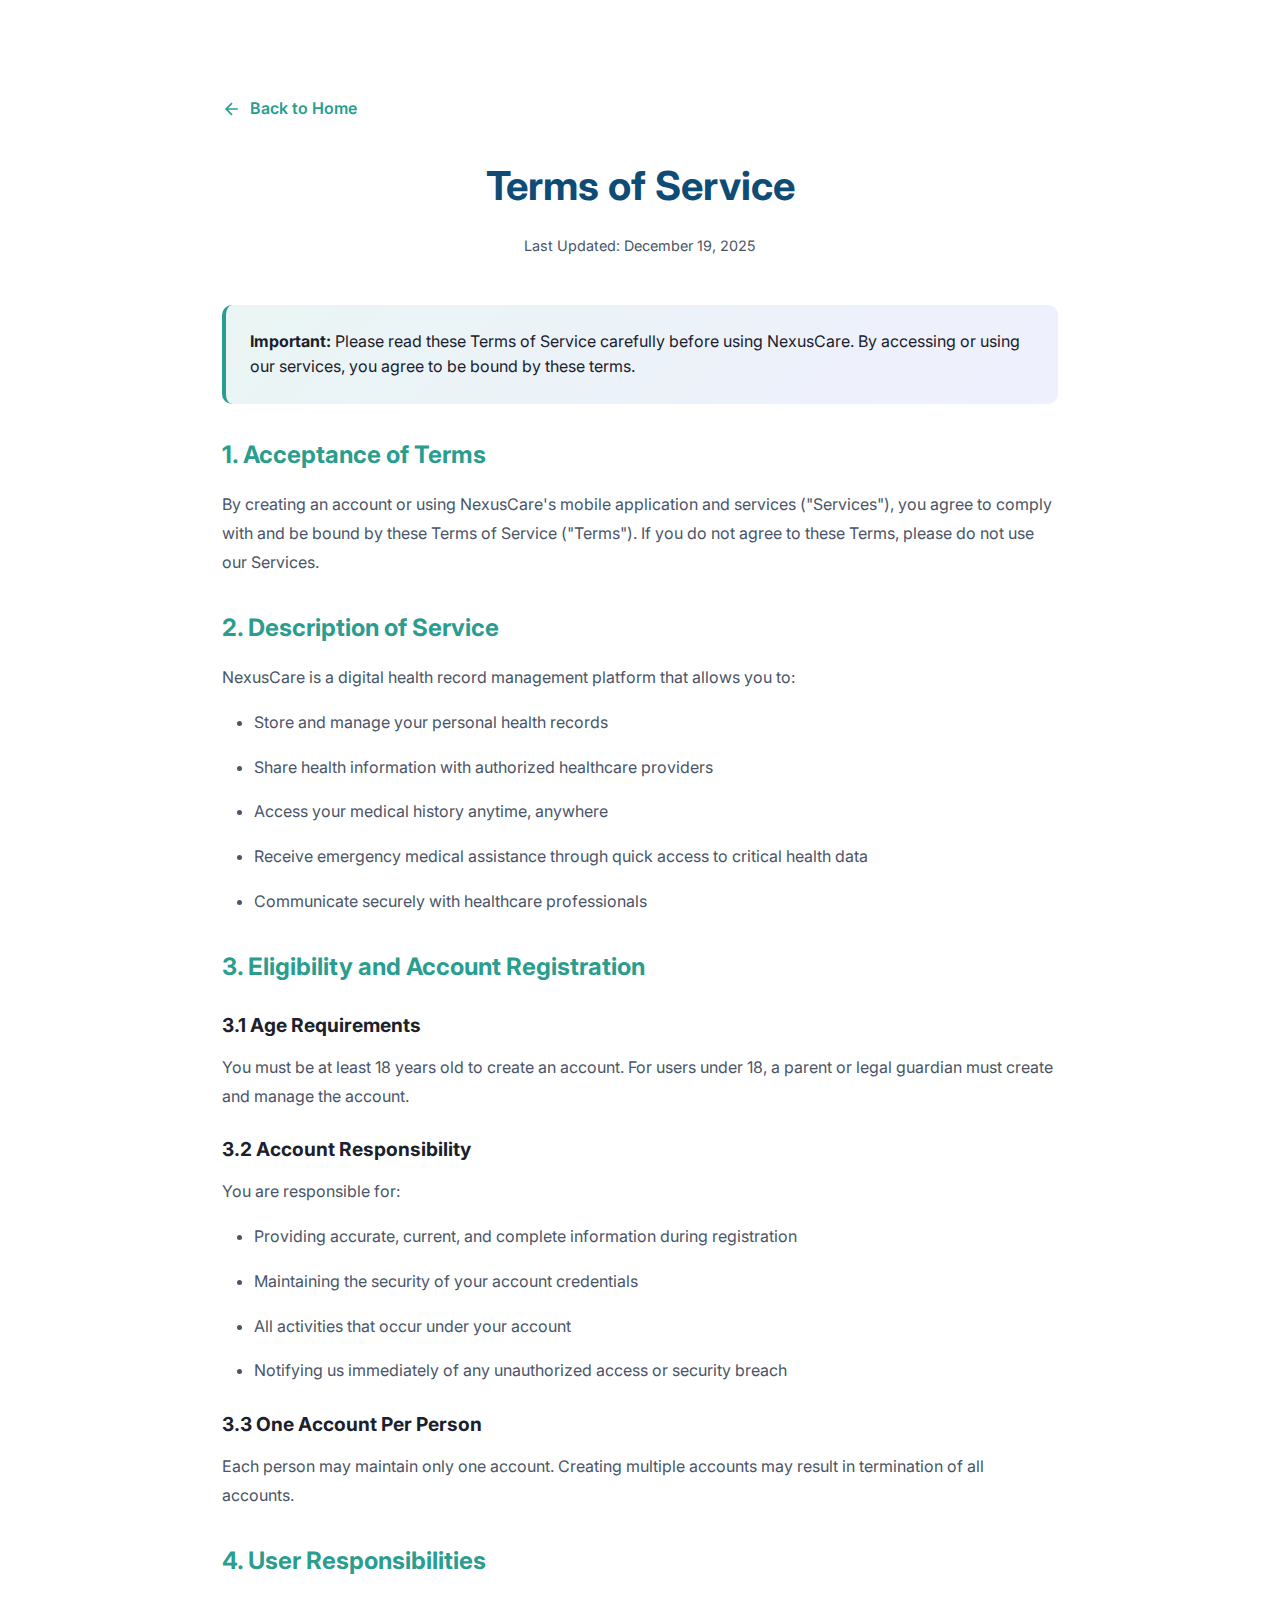
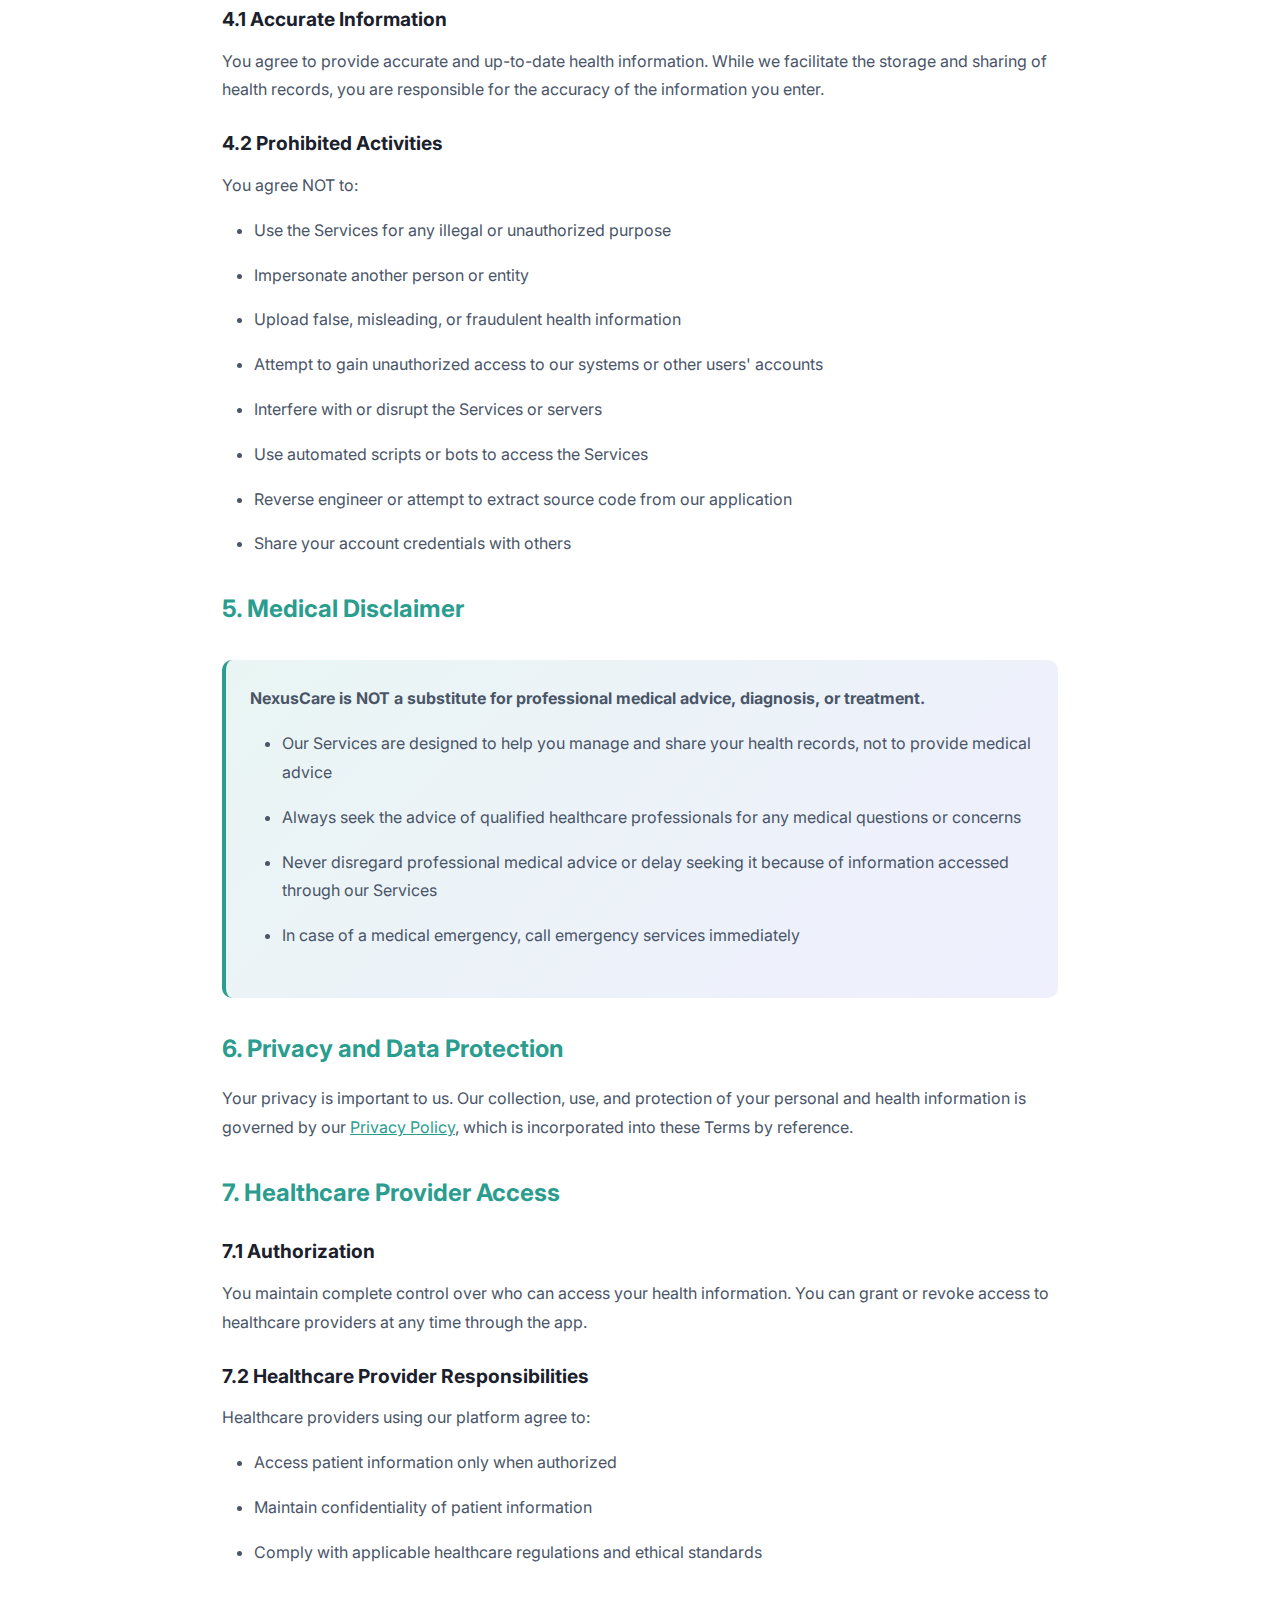
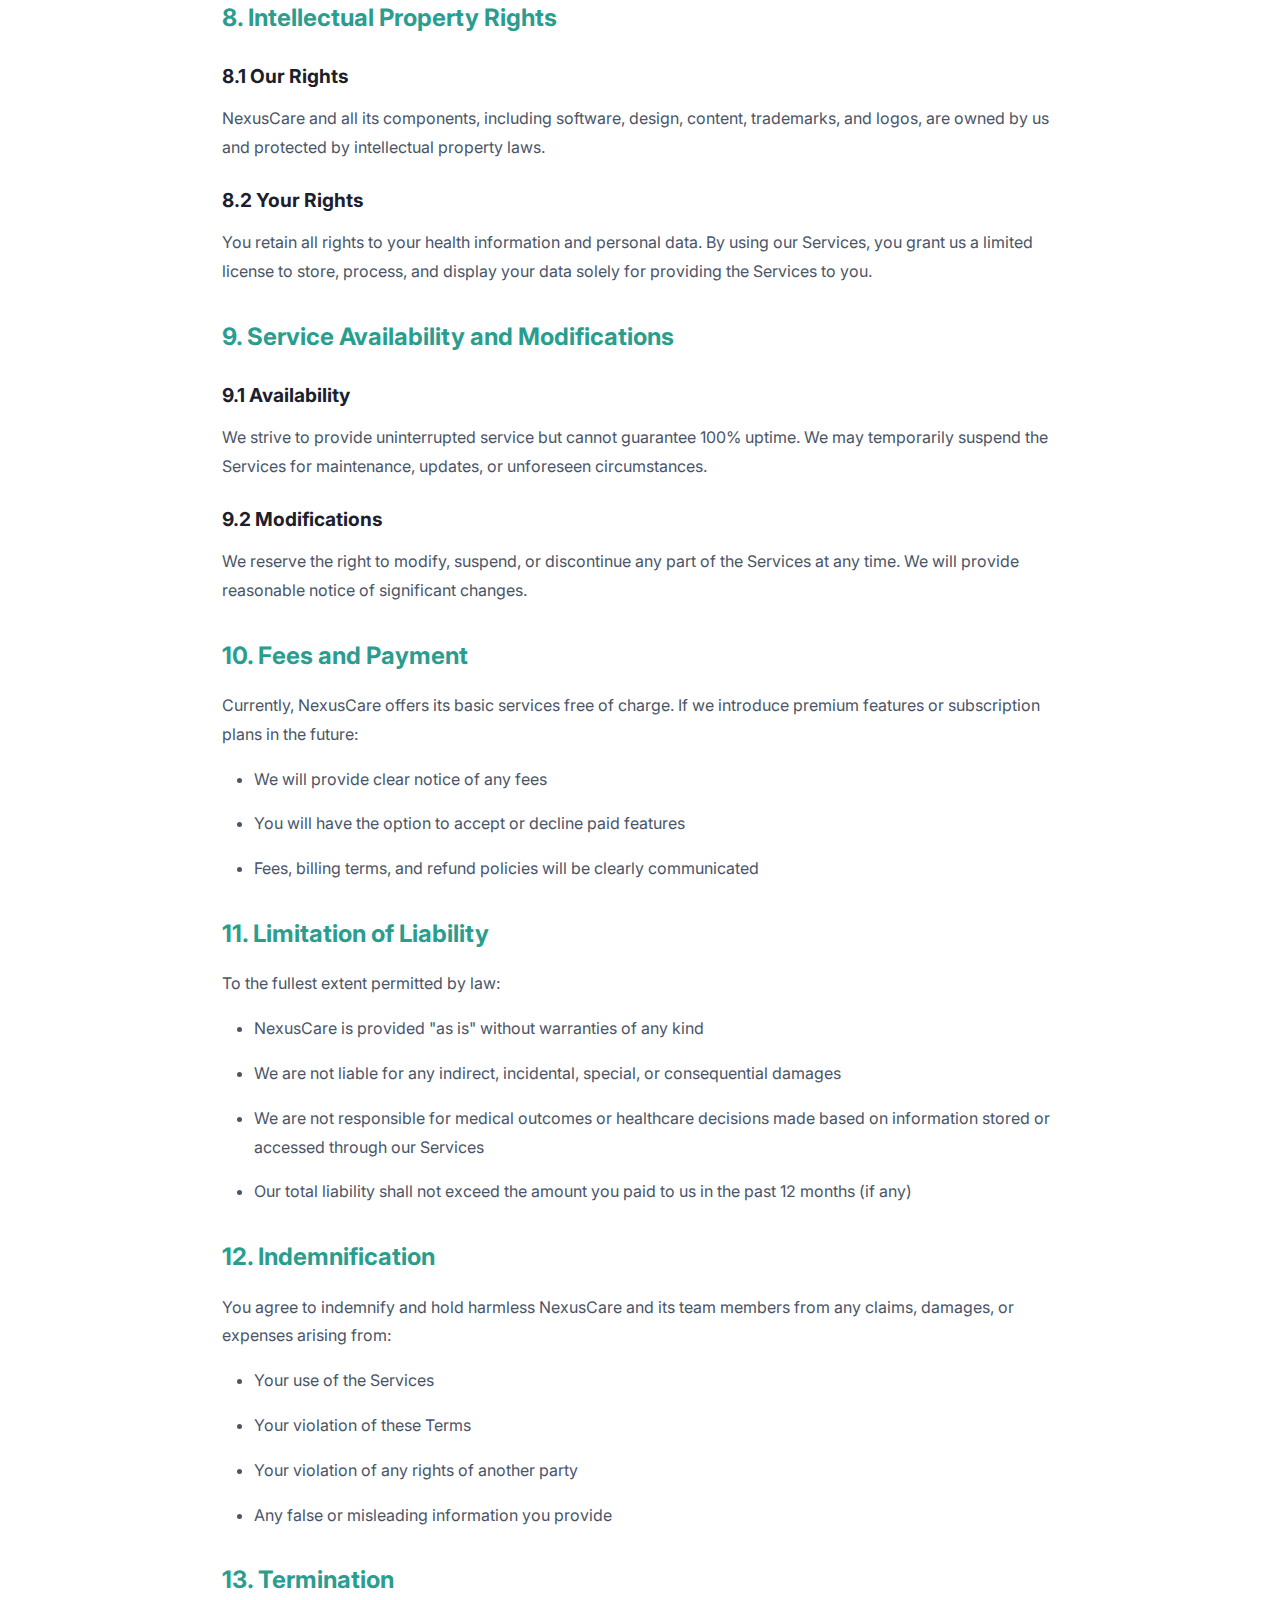
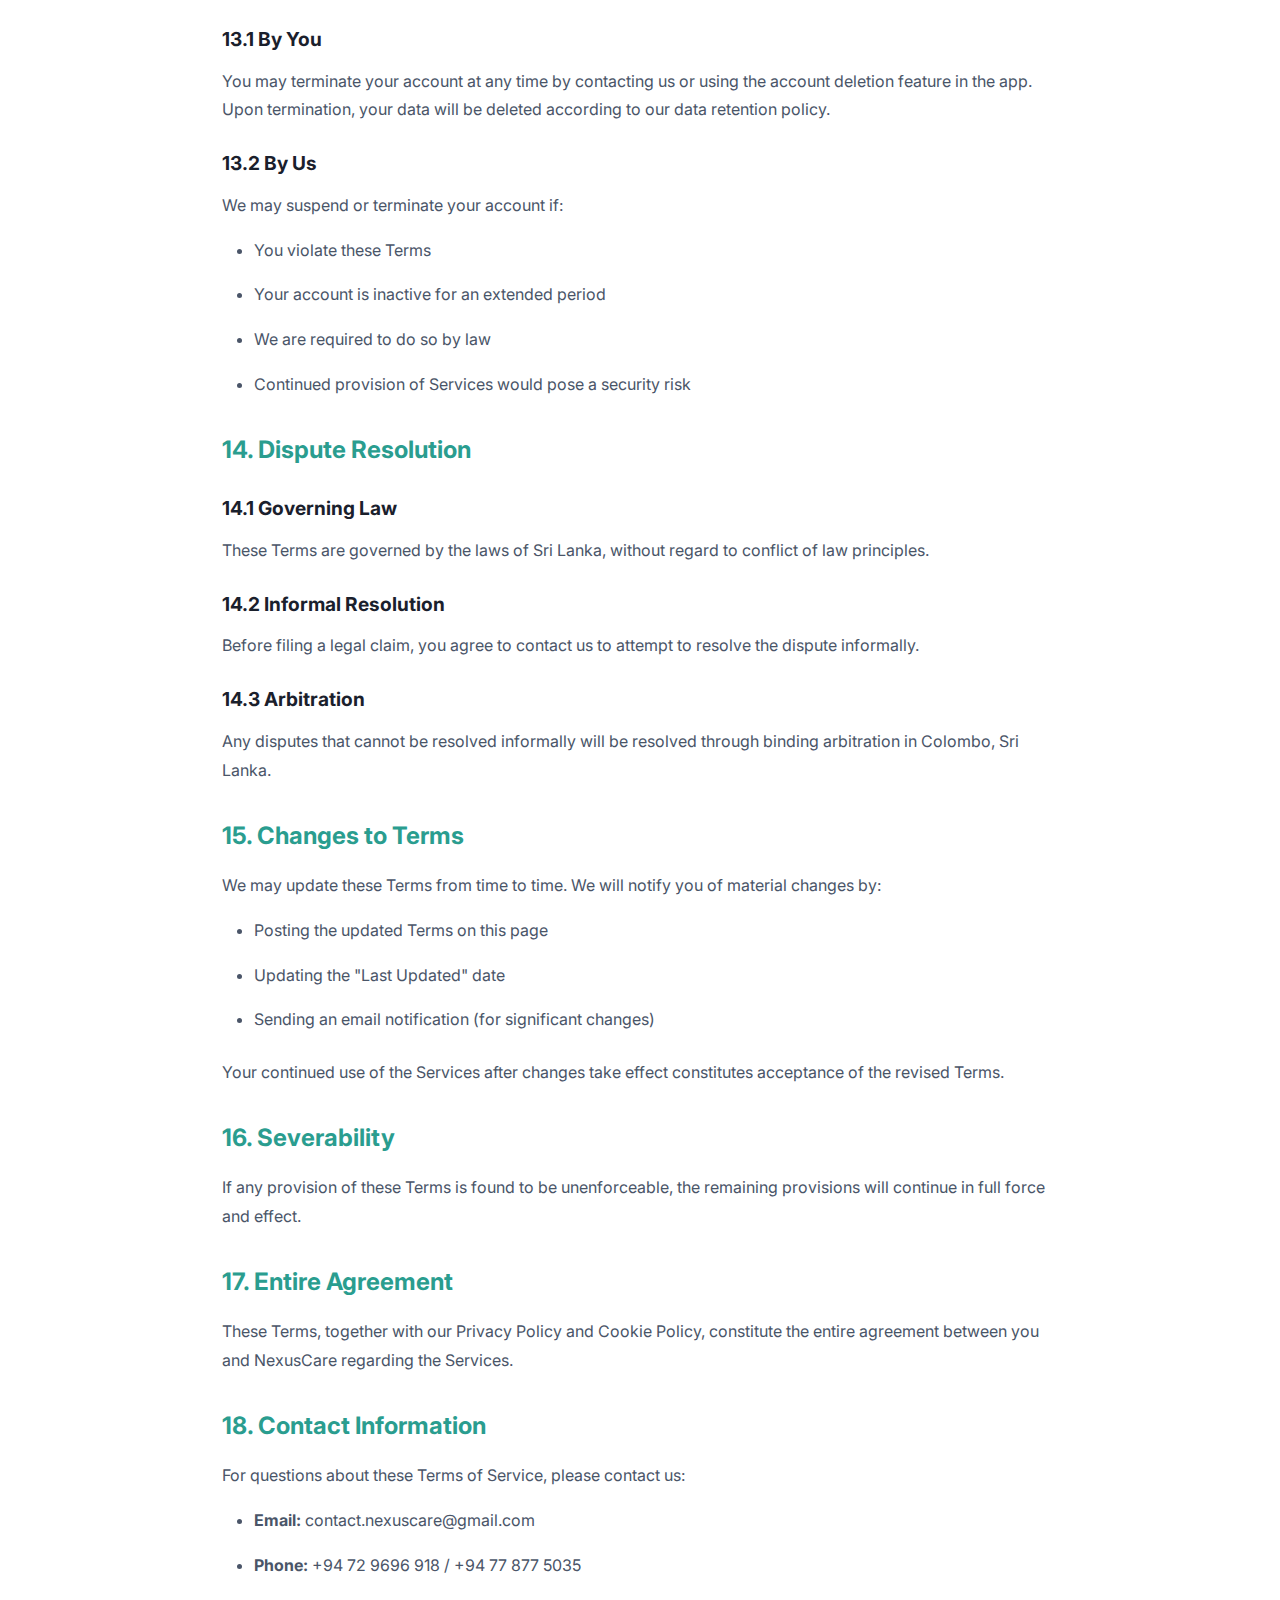
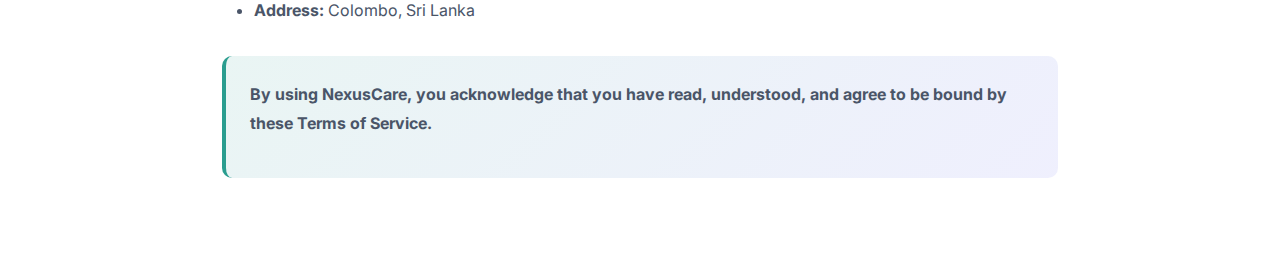
<file: terms-of-service.html>
<!DOCTYPE html>
<html lang="en">
<head>
    <meta charset="UTF-8">
    <meta name="viewport" content="width=device-width, initial-scale=1.0">
    <title>Terms of Service - NexusCare</title>
    <link rel="stylesheet" href="style.css">
    <style>
        .legal-page {
            max-width: 900px;
            margin: 0 auto;
            padding: 6rem 2rem 4rem;
        }
        .legal-header {
            text-align: center;
            margin-bottom: 3rem;
        }
        .legal-header h1 {
            font-size: 2.5rem;
            color: var(--primary-blue);
            margin-bottom: 1rem;
        }
        .last-updated {
            color: var(--text-light);
            font-size: 0.9rem;
        }
        .legal-content h2 {
            color: var(--primary-teal);
            font-size: 1.5rem;
            margin: 2rem 0 1rem;
        }
        .legal-content h3 {
            color: var(--text-dark);
            font-size: 1.2rem;
            margin: 1.5rem 0 0.75rem;
        }
        .legal-content p, .legal-content li {
            color: var(--text-light);
            line-height: 1.8;
            margin-bottom: 1rem;
        }
        .legal-content ul {
            margin-left: 2rem;
            margin-bottom: 1.5rem;
        }
        .back-link {
            display: inline-flex;
            align-items: center;
            gap: 0.5rem;
            color: var(--primary-teal);
            text-decoration: none;
            font-weight: 600;
            margin-bottom: 2rem;
            transition: all 0.3s ease;
        }
        .back-link:hover {
            transform: translateX(-5px);
        }
        .important-notice {
            background: linear-gradient(135deg, rgba(42, 157, 143, 0.1), rgba(99, 102, 241, 0.1));
            padding: 1.5rem;
            border-radius: 10px;
            border-left: 4px solid var(--primary-teal);
            margin: 2rem 0;
        }
    </style>
</head>
<body>
    <div class="legal-page">
        <a href="index.html" class="back-link">
            <svg xmlns="http://www.w3.org/2000/svg" width="20" height="20" viewBox="0 0 24 24" fill="none" stroke="currentColor" stroke-width="2">
                <path d="M19 12H5M12 19l-7-7 7-7"/>
            </svg>
            Back to Home
        </a>

        <div class="legal-header">
            <h1>Terms of Service</h1>
            <p class="last-updated">Last Updated: December 19, 2025</p>
        </div>

        <div class="legal-content">
            <div class="important-notice">
                <strong>Important:</strong> Please read these Terms of Service carefully before using NexusCare. By accessing or using our services, you agree to be bound by these terms.
            </div>

            <h2>1. Acceptance of Terms</h2>
            <p>By creating an account or using NexusCare's mobile application and services ("Services"), you agree to comply with and be bound by these Terms of Service ("Terms"). If you do not agree to these Terms, please do not use our Services.</p>

            <h2>2. Description of Service</h2>
            <p>NexusCare is a digital health record management platform that allows you to:</p>
            <ul>
                <li>Store and manage your personal health records</li>
                <li>Share health information with authorized healthcare providers</li>
                <li>Access your medical history anytime, anywhere</li>
                <li>Receive emergency medical assistance through quick access to critical health data</li>
                <li>Communicate securely with healthcare professionals</li>
            </ul>

            <h2>3. Eligibility and Account Registration</h2>
            
            <h3>3.1 Age Requirements</h3>
            <p>You must be at least 18 years old to create an account. For users under 18, a parent or legal guardian must create and manage the account.</p>

            <h3>3.2 Account Responsibility</h3>
            <p>You are responsible for:</p>
            <ul>
                <li>Providing accurate, current, and complete information during registration</li>
                <li>Maintaining the security of your account credentials</li>
                <li>All activities that occur under your account</li>
                <li>Notifying us immediately of any unauthorized access or security breach</li>
            </ul>

            <h3>3.3 One Account Per Person</h3>
            <p>Each person may maintain only one account. Creating multiple accounts may result in termination of all accounts.</p>

            <h2>4. User Responsibilities</h2>
            
            <h3>4.1 Accurate Information</h3>
            <p>You agree to provide accurate and up-to-date health information. While we facilitate the storage and sharing of health records, you are responsible for the accuracy of the information you enter.</p>

            <h3>4.2 Prohibited Activities</h3>
            <p>You agree NOT to:</p>
            <ul>
                <li>Use the Services for any illegal or unauthorized purpose</li>
                <li>Impersonate another person or entity</li>
                <li>Upload false, misleading, or fraudulent health information</li>
                <li>Attempt to gain unauthorized access to our systems or other users' accounts</li>
                <li>Interfere with or disrupt the Services or servers</li>
                <li>Use automated scripts or bots to access the Services</li>
                <li>Reverse engineer or attempt to extract source code from our application</li>
                <li>Share your account credentials with others</li>
            </ul>

            <h2>5. Medical Disclaimer</h2>
            <div class="important-notice">
                <p><strong>NexusCare is NOT a substitute for professional medical advice, diagnosis, or treatment.</strong></p>
                <ul>
                    <li>Our Services are designed to help you manage and share your health records, not to provide medical advice</li>
                    <li>Always seek the advice of qualified healthcare professionals for any medical questions or concerns</li>
                    <li>Never disregard professional medical advice or delay seeking it because of information accessed through our Services</li>
                    <li>In case of a medical emergency, call emergency services immediately</li>
                </ul>
            </div>

            <h2>6. Privacy and Data Protection</h2>
            <p>Your privacy is important to us. Our collection, use, and protection of your personal and health information is governed by our <a href="privacy-policy.html" style="color: var(--primary-teal);">Privacy Policy</a>, which is incorporated into these Terms by reference.</p>

            <h2>7. Healthcare Provider Access</h2>
            
            <h3>7.1 Authorization</h3>
            <p>You maintain complete control over who can access your health information. You can grant or revoke access to healthcare providers at any time through the app.</p>

            <h3>7.2 Healthcare Provider Responsibilities</h3>
            <p>Healthcare providers using our platform agree to:</p>
            <ul>
                <li>Access patient information only when authorized</li>
                <li>Maintain confidentiality of patient information</li>
                <li>Comply with applicable healthcare regulations and ethical standards</li>
            </ul>

            <h2>8. Intellectual Property Rights</h2>
            
            <h3>8.1 Our Rights</h3>
            <p>NexusCare and all its components, including software, design, content, trademarks, and logos, are owned by us and protected by intellectual property laws.</p>

            <h3>8.2 Your Rights</h3>
            <p>You retain all rights to your health information and personal data. By using our Services, you grant us a limited license to store, process, and display your data solely for providing the Services to you.</p>

            <h2>9. Service Availability and Modifications</h2>
            
            <h3>9.1 Availability</h3>
            <p>We strive to provide uninterrupted service but cannot guarantee 100% uptime. We may temporarily suspend the Services for maintenance, updates, or unforeseen circumstances.</p>

            <h3>9.2 Modifications</h3>
            <p>We reserve the right to modify, suspend, or discontinue any part of the Services at any time. We will provide reasonable notice of significant changes.</p>

            <h2>10. Fees and Payment</h2>
            <p>Currently, NexusCare offers its basic services free of charge. If we introduce premium features or subscription plans in the future:</p>
            <ul>
                <li>We will provide clear notice of any fees</li>
                <li>You will have the option to accept or decline paid features</li>
                <li>Fees, billing terms, and refund policies will be clearly communicated</li>
            </ul>

            <h2>11. Limitation of Liability</h2>
            <p>To the fullest extent permitted by law:</p>
            <ul>
                <li>NexusCare is provided "as is" without warranties of any kind</li>
                <li>We are not liable for any indirect, incidental, special, or consequential damages</li>
                <li>We are not responsible for medical outcomes or healthcare decisions made based on information stored or accessed through our Services</li>
                <li>Our total liability shall not exceed the amount you paid to us in the past 12 months (if any)</li>
            </ul>

            <h2>12. Indemnification</h2>
            <p>You agree to indemnify and hold harmless NexusCare and its team members from any claims, damages, or expenses arising from:</p>
            <ul>
                <li>Your use of the Services</li>
                <li>Your violation of these Terms</li>
                <li>Your violation of any rights of another party</li>
                <li>Any false or misleading information you provide</li>
            </ul>

            <h2>13. Termination</h2>
            
            <h3>13.1 By You</h3>
            <p>You may terminate your account at any time by contacting us or using the account deletion feature in the app. Upon termination, your data will be deleted according to our data retention policy.</p>

            <h3>13.2 By Us</h3>
            <p>We may suspend or terminate your account if:</p>
            <ul>
                <li>You violate these Terms</li>
                <li>Your account is inactive for an extended period</li>
                <li>We are required to do so by law</li>
                <li>Continued provision of Services would pose a security risk</li>
            </ul>

            <h2>14. Dispute Resolution</h2>
            
            <h3>14.1 Governing Law</h3>
            <p>These Terms are governed by the laws of Sri Lanka, without regard to conflict of law principles.</p>

            <h3>14.2 Informal Resolution</h3>
            <p>Before filing a legal claim, you agree to contact us to attempt to resolve the dispute informally.</p>

            <h3>14.3 Arbitration</h3>
            <p>Any disputes that cannot be resolved informally will be resolved through binding arbitration in Colombo, Sri Lanka.</p>

            <h2>15. Changes to Terms</h2>
            <p>We may update these Terms from time to time. We will notify you of material changes by:</p>
            <ul>
                <li>Posting the updated Terms on this page</li>
                <li>Updating the "Last Updated" date</li>
                <li>Sending an email notification (for significant changes)</li>
            </ul>
            <p>Your continued use of the Services after changes take effect constitutes acceptance of the revised Terms.</p>

            <h2>16. Severability</h2>
            <p>If any provision of these Terms is found to be unenforceable, the remaining provisions will continue in full force and effect.</p>

            <h2>17. Entire Agreement</h2>
            <p>These Terms, together with our Privacy Policy and Cookie Policy, constitute the entire agreement between you and NexusCare regarding the Services.</p>

            <h2>18. Contact Information</h2>
            <p>For questions about these Terms of Service, please contact us:</p>
            <ul>
                <li><strong>Email:</strong> contact.nexuscare@gmail.com</li>
                <li><strong>Phone:</strong> +94 72 9696 918 / +94 77 877 5035</li>
                <li><strong>Address:</strong> Colombo, Sri Lanka</li>
            </ul>

            <div class="important-notice">
                <p><strong>By using NexusCare, you acknowledge that you have read, understood, and agree to be bound by these Terms of Service.</strong></p>
            </div>
        </div>
    </div>
</body>
</html>
</file>
<file: style.css>
/* Import Google Font */
@import url('https://fonts.googleapis.com/css2?family=Inter:wght@400;500;700;800&display=swap');

/* CSS Variables for Easy Theme Management */
:root {
    --primary-blue: #0f4c75;
    --primary-teal: #2a9d8f;
    --accent-purple: #6366f1;
    --accent-pink: #ec4899;
    --text-dark: #1a202c;
    --text-light: #4a5568;
    --bg-light: #f8faff;
    --bg-white: #ffffff;
    --bg-section-light: #f0f7ff;
    --bg-section-alt: #fafcff;
    --gradient: linear-gradient(135deg, #0f4c75 0%, #2a9d8f 50%, #6366f1 100%);
    --gradient-hero: linear-gradient(135deg, #0f4c75 0%, #2a9d8f 50%, #6366f1 100%);
    --gradient-card: linear-gradient(135deg, rgba(15, 76, 117, 0.05) 0%, rgba(42, 157, 143, 0.05) 100%);
}

/* Global Reset */
* {
    margin: 0;
    padding: 0;
    box-sizing: border-box;
}

html {
    scroll-behavior: smooth;
}

body {
    font-family: 'Inter', sans-serif;
    background-color: var(--bg-white);
    color: var(--text-dark);
    line-height: 1.6;
    overflow-x: hidden;
}

img {
    max-width: 100%;
    height: auto;
    display: block;
}

/* ----------------------------- */
/* Splash Screen */
/* ----------------------------- */
.splash-screen {
    position: fixed;
    top: 0;
    left: 0;
    width: 100%;
    height: 100%;
    background: linear-gradient(135deg, #0f4c75 0%, #2a9d8f 50%, #6366f1 100%);
    display: flex;
    align-items: center;
    justify-content: center;
    z-index: 9999;
    animation: splashFadeOut 0.8s ease-in-out 2.5s forwards;
}
.splash-screen::before {
    content: '';
    position: absolute;
    width: 500px;
    height: 500px;
    background: radial-gradient(circle, rgba(255, 255, 255, 0.1) 0%, transparent 70%);
    border-radius: 50%;
    animation: pulse 2s ease-in-out infinite;
}
.splash-content {
    text-align: center;
    z-index: 1;
    animation: splashContentFadeIn 0.8s ease-out;
}
.splash-logo-wrapper {
    display: flex;
    justify-content: center;
    align-items: center;
    margin-bottom: 1rem;
}
.splash-logo {
    height: 120px;
    width: auto;
    display: block;
    margin: 0 auto;
    animation: logoFloat 2s ease-in-out infinite;
    filter: drop-shadow(0 10px 30px rgba(255, 255, 255, 0.3));
}
.splash-text {
    font-size: 3.5rem;
    font-weight: 900;
    color: #ffffff;
    margin: 0 0 2rem 0;
    letter-spacing: -2px;
    text-shadow: 0 4px 20px rgba(0, 0, 0, 0.2);
}
.splash-accent {
    background: linear-gradient(135deg, #ffffff 0%, #90e0ef 100%);
    -webkit-background-clip: text;
    -webkit-text-fill-color: transparent;
    background-clip: text;
}
.splash-loader {
    width: 250px;
    height: 4px;
    background: rgba(255, 255, 255, 0.2);
    border-radius: 10px;
    overflow: hidden;
    margin: 0 auto 1.5rem;
}
.loader-bar {
    height: 100%;
    background: linear-gradient(90deg, #ffffff 0%, #90e0ef 100%);
    border-radius: 10px;
    animation: loaderProgress 2.5s ease-in-out forwards;
    box-shadow: 0 0 20px rgba(255, 255, 255, 0.5);
}
.splash-tagline {
    color: rgba(255, 255, 255, 0.9);
    font-size: 1.1rem;
    font-weight: 500;
    margin: 0;
    animation: fadeInUp 0.8s ease-out 0.3s both;
}

/* Splash Screen Animations */
@keyframes splashFadeOut {
    to {
        opacity: 0;
        visibility: hidden;
    }
}
@keyframes splashContentFadeIn {
    from {
        opacity: 0;
        transform: translateY(20px);
    }
    to {
        opacity: 1;
        transform: translateY(0);
    }
}
@keyframes logoFloat {
    0%, 100% {
        transform: translateY(0);
    }
    50% {
        transform: translateY(-10px);
    }
}
@keyframes loaderProgress {
    from {
        width: 0;
    }
    to {
        width: 100%;
    }
}
@keyframes pulse {
    0%, 100% {
        transform: scale(1);
        opacity: 0.5;
    }
    50% {
        transform: scale(1.2);
        opacity: 0.8;
    }
}

.container {
    max-width: 1200px;
    margin: 0 auto;
    padding: 0 2rem;
}

/* ----------------------------- */
/* Navigation Bar */
/* ----------------------------- */
.navbar {
    background: rgba(255, 255, 255, 0.98);
    backdrop-filter: blur(20px) saturate(180%);
    box-shadow: 0 2px 20px rgba(15, 76, 117, 0.08);
    border-bottom: 1px solid rgba(15, 76, 117, 0.1);
    transition: all 0.3s cubic-bezier(0.4, 0, 0.2, 1);
}
.navbar:hover {
    box-shadow: 0 4px 30px rgba(15, 76, 117, 0.12);
}
.navbar.sticky {
    position: sticky;
    top: 0;
    z-index: 100;
    animation: slideDown 0.4s ease-out;
}
@keyframes slideDown {
    from {
        transform: translateY(-100%);
        opacity: 0;
    }
    to {
        transform: translateY(0);
        opacity: 1;
    }
}
.navbar .container {
    display: flex;
    justify-content: space-between;
    align-items: center;
    height: 4.5rem;
    padding: 0 2.5rem 0 1.5rem;
    gap: 2rem;
    max-width: 1400px;
    margin: 0 auto;
}
.logo {
    display: flex;
    align-items: center;
    gap: 0.75rem;
    text-decoration: none;
    transition: all 0.3s cubic-bezier(0.4, 0, 0.2, 1);
    position: relative;
    margin-right: auto;
}
.logo:hover {
    transform: translateY(-1px);
}
.logo-img {
    height: 50px;
    width: auto;
    transition: transform 0.3s ease;
}
.logo:hover .logo-img {
    transform: scale(1.05);
}
.logo-text {
    font-size: 1.75rem;
    font-weight: 800;
    background: var(--gradient);
    -webkit-background-clip: text;
    -webkit-text-fill-color: transparent;
    background-clip: text;
    letter-spacing: -0.8px;
}
.logo-accent {
    background: linear-gradient(135deg, var(--primary-teal) 0%, var(--accent-purple) 100%);
    -webkit-background-clip: text;
    -webkit-text-fill-color: transparent;
    background-clip: text;
}
.nav-links {
    display: flex;
    list-style: none;
    gap: 0.5rem;
    margin: 0;
    padding: 0;
}
.nav-links a {
    text-decoration: none;
    color: var(--text-dark);
    font-weight: 500;
    font-size: 0.95rem;
    padding: 0.6rem 1rem;
    border-radius: 8px;
    transition: all 0.3s cubic-bezier(0.4, 0, 0.2, 1);
    position: relative;
    display: block;
}
.nav-links a::after {
    content: '';
    position: absolute;
    bottom: 8px;
    left: 50%;
    transform: translateX(-50%);
    width: 0;
    height: 2px;
    background: var(--primary-teal);
    transition: width 0.3s ease;
    border-radius: 1px;
}
.nav-links a:hover {
    color: var(--primary-teal);
    background: rgba(42, 157, 143, 0.06);
}
.nav-links a:hover::after {
    width: 60%;
}

.nav-btn {
    margin-left: 1rem;
    padding: 0.7rem 1.75rem;
    font-size: 0.95rem;
    font-weight: 600;
    white-space: nowrap;
    box-shadow: 0 2px 12px rgba(42, 157, 143, 0.25);
    border-radius: 8px;
}
.nav-btn:hover {
    box-shadow: 0 4px 20px rgba(42, 157, 143, 0.35);
    transform: translateY(-1px);
}

/* ----------------------------- */
/* Hero Section */
/* ----------------------------- */
.hero {
    color: var(--bg-white);
    padding: 8rem 0 6rem;
    position: relative;
    overflow: hidden;
}
.wave-container {
    position: absolute;
    bottom: -1px;
    left: 0;
    width: 100%;
    overflow: hidden;
    line-height: 0;
    z-index: 2;
}
.wave {
    position: relative;
    display: block;
    width: calc(100% + 1.3px);
    height: 120px;
}
@media (max-width: 768px) {
    .wave {
        height: 80px;
    }
}
.hero::before {
    content: '';
    position: absolute;
    top: -50%;
    right: -20%;
    width: 800px;
    height: 800px;
    background: radial-gradient(circle, rgba(99, 102, 241, 0.2) 0%, transparent 70%);
    border-radius: 50%;
    animation: float 20s ease-in-out infinite;
}
.hero::after {
    content: '';
    position: absolute;
    bottom: -30%;
    left: -10%;
    width: 600px;
    height: 600px;
    background: radial-gradient(circle, rgba(42, 157, 143, 0.2) 0%, transparent 70%);
    border-radius: 50%;
    animation: float 15s ease-in-out infinite reverse;
}
@keyframes float {
    0%, 100% { transform: translate(0, 0) rotate(0deg); }
    50% { transform: translate(30px, -30px) rotate(5deg); }
}
.hero-content {
    display: flex;
    align-items: center;
    gap: 3rem;
    position: relative;
    z-index: 1;
}
.hero-text {
    flex: 1;
    text-align: left;
}
.hero-title {
    font-size: 4.5rem;
    font-weight: 900;
    line-height: 1.1;
    letter-spacing: -3px;
    margin-bottom: 0.5rem;
    animation: fadeInUp 0.8s ease-out;
}
.hero-title-accent {
    background: linear-gradient(135deg, #ffffff 0%, #90e0ef 50%, #a78bfa 100%);
    -webkit-background-clip: text;
    -webkit-text-fill-color: transparent;
    background-clip: text;
    display: block;
    animation: fadeInUp 0.8s ease-out 0.2s both;
}
@keyframes fadeInUp {
    from {
        opacity: 0;
        transform: translateY(30px);
    }
    to {
        opacity: 1;
        transform: translateY(0);
    }
}
.hero-subtitle {
    font-size: 1.35rem;
    font-weight: 400;
    opacity: 0.95;
    margin-top: 1.5rem;
    max-width: 580px;
    line-height: 1.7;
    animation: fadeInUp 0.8s ease-out 0.4s both;
}
.hero-text .btn {
    margin-top: 2rem;
}

.hero-mockup-image-container {
    flex: 1;
    display: flex;
    justify-content: center;
    align-items: center;
    max-width: 450px;
    margin: 0 auto;
    overflow: hidden;
    border: 10px solid rgba(255, 255, 255, 0.2);
    border-radius: 2.5rem;
    box-shadow: 0 40px 80px -20px rgba(0,0,0,0.4),
                0 0 0 1px rgba(255, 255, 255, 0.1) inset,
                0 20px 60px rgba(99, 102, 241, 0.3);
    background: rgba(255, 255, 255, 0.05);
    backdrop-filter: blur(10px);
    animation: fadeInUp 0.8s ease-out 0.6s both, floatImage 6s ease-in-out infinite;
    position: relative;
}
.hero-mockup-image-container::before {
    content: '';
    position: absolute;
    top: -2px;
    left: -2px;
    right: -2px;
    bottom: -2px;
    background: var(--gradient);
    border-radius: 2.5rem;
    z-index: -1;
    opacity: 0.3;
    filter: blur(20px);
}
@keyframes floatImage {
    0%, 100% { transform: translateY(0px); }
    50% { transform: translateY(-15px); }
}
.hero-mockup-image {
    width: 110%;
    height: auto;
    border-radius: 0;
    box-shadow: none;
    border: none;
    display: block;
    transform: translateX(8%);
    object-fit: cover;
    object-position: center right;
    transition: transform 0.5s ease;
}
.hero-mockup-image-container:hover .hero-mockup-image {
    transform: translateX(8%) scale(1.05);
}

/* Utility & small helpers used across sections */
.section {
    padding: 5rem 0;
}
.section-title {
    font-size: 2.75rem;
    font-weight: 900;
    background: var(--gradient);
    -webkit-background-clip: text;
    -webkit-text-fill-color: transparent;
    background-clip: text;
    text-align: center;
    margin-bottom: 1rem;
    letter-spacing: -1px;
}
.section-subtitle {
    font-size: 1.15rem;
    color: var(--text-light);
    text-align: center;
    max-width: 600px;
    margin: 0 auto 3rem auto;
}
.bg-light {
    background: linear-gradient(180deg, rgba(240, 247, 255, 0.6) 0%, rgba(250, 252, 255, 0.8) 100%);
}
.gradient-bg {
    background: var(--gradient-hero);
    position: relative;
}
.btn {
    padding: 0.875rem 2rem;
    border-radius: 99px;
    font-weight: 600;
    text-decoration: none;
    transition: all 0.4s cubic-bezier(0.4, 0, 0.2, 1);
    display: inline-block;
    box-shadow: 0 4px 15px rgba(0,0,0,0.15);
    position: relative;
    overflow: hidden;
}
.btn::before {
    content: '';
    position: absolute;
    top: 50%;
    left: 50%;
    width: 0;
    height: 0;
    border-radius: 50%;
    background: rgba(255, 255, 255, 0.2);
    transform: translate(-50%, -50%);
    transition: width 0.6s, height 0.6s;
}
.btn:hover::before {
    width: 300px;
    height: 300px;
}
.btn-primary {
    background: linear-gradient(135deg, var(--primary-teal) 0%, var(--accent-purple) 100%);
    color: var(--bg-white);
}
.btn-primary:hover {
    background: linear-gradient(135deg, #248a7f 0%, #5855eb 100%);
    box-shadow: 0 8px 25px rgba(42, 157, 143, 0.5);
    transform: translateY(-3px) scale(1.02);
}
.btn-light {
    background-color: var(--bg-white);
    color: var(--primary-blue);
    border: 2px solid transparent;
}
.btn-light:hover {
    background-color: rgba(255, 255, 255, 0.95);
    box-shadow: 0 8px 25px rgba(255, 255, 255, 0.3);
    transform: translateY(-3px) scale(1.02);
    border-color: rgba(255, 255, 255, 0.3);
}
.btn-dark {
    background: linear-gradient(135deg, #2d3748 0%, #1a202c 100%);
    color: var(--bg-white);
}
.btn-dark:hover {
    background: linear-gradient(135deg, #1a202c 0%, #0f1419 100%);
    box-shadow: 0 8px 25px rgba(0,0,0,0.4);
    transform: translateY(-3px) scale(1.02);
}
.animated-card {
    transition: all 0.4s cubic-bezier(0.4, 0, 0.2, 1);
    position: relative;
}
.animated-card::before {
    content: '';
    position: absolute;
    top: 0;
    left: 0;
    right: 0;
    bottom: 0;
    border-radius: inherit;
    background: var(--gradient);
    opacity: 0;
    transition: opacity 0.4s ease;
    z-index: -1;
}
.animated-card:hover {
    transform: translateY(-12px) scale(1.02);
    box-shadow: 0 25px 50px -12px rgba(15, 76, 117, 0.25),
                0 0 0 1px rgba(42, 157, 143, 0.1);
}
.animated-card:hover::before {
    opacity: 0.05;
}
.fade-in {
    opacity: 0;
    transform: translateY(30px);
    transition: opacity 0.6s ease-out, transform 0.6s ease-out;
}
.fade-in.visible {
    opacity: 1;
    transform: translateY(0);
}

/* ----------------------------- */
/* Problem Statement Section */
/* ----------------------------- */
#
.overview-section {
    padding: 6rem 0;
    background: linear-gradient(180deg, rgba(255,255,255,0.98) 0%, rgba(245,253,255,0.95) 50%, rgba(248,250,255,0.98) 100%);
    position: relative;
}
.overview-section::before {
    content: '';
    position: absolute;
    top: 0;
    left: 0;
    right: 0;
    height: 1px;
    background: var(--gradient);
    opacity: 0.2;
}

/* Main Title */
.overview-main-title {
    font-size: 3rem;
    font-weight: 900;
    text-align: center;
    background: var(--gradient);
    -webkit-background-clip: text;
    -webkit-text-fill-color: transparent;
    background-clip: text;
    margin-bottom: 4rem;
    letter-spacing: -1.5px;
}

/* Problem Section */
#problem.section {
    background: linear-gradient(180deg, rgba(247, 251, 255, 0.6) 0%, var(--bg-white) 100%);
    padding: 5rem 0;
}

.problem-section {
    background: linear-gradient(135deg, rgba(255, 87, 87, 0.05) 0%, rgba(255, 87, 87, 0.02) 100%);
    border-left: 4px solid #ff5757;
    border-radius: 1rem;
    padding: 2.5rem;
    margin-bottom: 3rem;
    box-shadow: 0 10px 30px rgba(255, 87, 87, 0.08);
}

.section-header {
    display: flex;
    align-items: center;
    gap: 1rem;
    margin-bottom: 1.5rem;
}

.section-icon {
    width: 3.5rem;
    height: 3.5rem;
    border-radius: 50%;
    display: flex;
    align-items: center;
    justify-content: center;
    flex-shrink: 0;
}

.section-icon svg {
    width: 1.75rem;
    height: 1.75rem;
}

.problem-icon {
    background: linear-gradient(135deg, #ff5757 0%, #ff8c8c 100%);
    color: white;
}

.solution-icon {
    background: var(--gradient);
    color: white;
}

.section-label {
    font-size: 1.75rem;
    font-weight: 800;
    color: var(--primary-blue);
    margin: 0;
}

.problem-description {
    font-size: 1.1rem;
    color: var(--text-light);
    line-height: 1.7;
    margin-bottom: 2rem;
}

.problem-challenges {
    display: grid;
    grid-template-columns: repeat(auto-fit, minmax(250px, 1fr));
    gap: 1.5rem;
}

.challenge-item {
    background: var(--bg-white);
    padding: 1.5rem;
    border-radius: 0.875rem;
    display: flex;
    gap: 1rem;
    align-items: flex-start;
    border: 1px solid rgba(255, 87, 87, 0.15);
    transition: all 0.3s ease;
}

.challenge-item:hover {
    transform: translateY(-4px);
    box-shadow: 0 8px 25px rgba(255, 87, 87, 0.15);
    border-color: rgba(255, 87, 87, 0.3);
}

.challenge-icon {
    font-size: 2rem;
    flex-shrink: 0;
}

.challenge-content h4 {
    font-size: 1.1rem;
    font-weight: 700;
    color: var(--primary-blue);
    margin-bottom: 0.5rem;
}

.challenge-content p {
    font-size: 0.95rem;
    color: var(--text-light);
    margin: 0;
}

/* Solution Section */
.solution-section {
    background: linear-gradient(135deg, rgba(42, 157, 143, 0.05) 0%, rgba(99, 102, 241, 0.05) 100%);
    border-left: 4px solid var(--primary-teal);
    border-radius: 1rem;
    padding: 2.5rem;
    margin-bottom: 3rem;
    box-shadow: 0 10px 30px rgba(42, 157, 143, 0.08);
}

.solution-intro {
    font-size: 1.1rem;
    color: var(--text-light);
    line-height: 1.7;
    margin-bottom: 2rem;
}

.role-access-grid {
    display: grid;
    grid-template-columns: repeat(auto-fit, minmax(240px, 1fr));
    gap: 1.5rem;
    margin-bottom: 2rem;
}

.role-access-card {
    background: var(--bg-white);
    padding: 1.75rem;
    border-radius: 1rem;
    border: 1px solid rgba(42, 157, 143, 0.15);
    transition: all 0.3s ease;
}

.role-access-card:hover {
    transform: translateY(-5px);
    box-shadow: 0 12px 30px rgba(42, 157, 143, 0.2);
    border-color: var(--primary-teal);
}

.role-access-header {
    display: flex;
    align-items: center;
    gap: 1rem;
    margin-bottom: 1rem;
}

.role-badge {
    width: 3rem;
    height: 3rem;
    border-radius: 50%;
    display: flex;
    align-items: center;
    justify-content: center;
    font-size: 1.5rem;
    flex-shrink: 0;
}

.doctor-badge {
    background: linear-gradient(135deg, #3b82f6 0%, #60a5fa 100%);
}

.pharmacist-badge {
    background: linear-gradient(135deg, #8b5cf6 0%, #a78bfa 100%);
}

.lab-badge {
    background: linear-gradient(135deg, #10b981 0%, #34d399 100%);
}

.ems-badge {
    background: linear-gradient(135deg, #ef4444 0%, #f87171 100%);
}

.role-access-header h4 {
    font-size: 1.2rem;
    font-weight: 700;
    color: var(--primary-blue);
    margin: 0;
}

.role-access-card p {
    font-size: 0.95rem;
    color: var(--text-light);
    margin: 0;
    line-height: 1.6;
}

.solution-features {
    display: flex;
    flex-wrap: wrap;
    gap: 1rem;
    justify-content: center;
}

.feature-tag {
    display: flex;
    align-items: center;
    gap: 0.5rem;
    padding: 0.75rem 1.25rem;
    background: var(--gradient);
    color: white;
    border-radius: 999px;
    font-weight: 600;
    font-size: 0.9rem;
    box-shadow: 0 4px 15px rgba(42, 157, 143, 0.3);
}

.feature-tag svg {
    width: 1.25rem;
    height: 1.25rem;
}

/* Preview & Security Grid */
.preview-security-grid {
    display: grid;
    grid-template-columns: repeat(auto-fit, minmax(400px, 1fr));
    gap: 2rem;
    margin-top: 3rem;
}

.card {
    background: linear-gradient(135deg, var(--bg-white) 0%, rgba(248, 250, 255, 0.9) 100%); 
    padding: 2rem; 
    border-radius: 1.25rem; 
    box-shadow: 0 15px 40px rgba(15, 76, 117, 0.1),
                0 0 0 1px rgba(42, 157, 143, 0.1); 
    transition: all 0.4s ease;
    border-top: 3px solid transparent;
    border-image: var(--gradient) 1;
}

.card:hover {
    transform: translateY(-5px);
    box-shadow: 0 20px 50px rgba(15, 76, 117, 0.15);
}

.card-header {
    margin-bottom: 1.5rem;
}

.card-header h4 {
    font-size: 1.5rem;
    font-weight: 700;
    color: var(--primary-blue);
    margin-bottom: 0.5rem;
}

.card-subtitle {
    font-size: 0.95rem;
    color: var(--text-light);
    margin: 0;
}
.role-buttons { display:flex; gap:0.5rem; flex-wrap:wrap; margin:0.5rem 0 1rem 0 }
.role-btn { 
    padding:0.6rem 1rem; 
    border-radius:999px; 
    border:2px solid rgba(15,76,117,0.2); 
    background:#ffffff; 
    cursor:pointer; 
    font-weight:600; 
    color:var(--primary-blue);
    transition: all 0.3s ease;
}
.role-btn:hover {
    background: var(--primary-teal);
    color: white;
    border-color: var(--primary-teal);
    transform: translateY(-2px);
    box-shadow: 0 4px 12px rgba(42, 157, 143, 0.3);
}
.role-btn.active {
    background: var(--primary-blue);
    color: white;
    border-color: var(--primary-blue);
    box-shadow: 0 4px 12px rgba(15, 76, 117, 0.3);
}
.role-preview { 
    border-radius:12px; 
    padding:1.5rem; 
    background:linear-gradient(135deg, rgba(251,254,255,0.9) 0%, rgba(241,252,251,0.9) 100%); 
    color:var(--text-dark); 
    margin-top:1rem; 
    min-height:150px;
    border: 1px solid rgba(42, 157, 143, 0.15);
    box-shadow: inset 0 2px 8px rgba(15, 76, 117, 0.05);
}

.role-preview-placeholder {
    display: flex;
    flex-direction: column;
    align-items: center;
    justify-content: center;
    text-align: center;
    height: 100%;
    gap: 0.75rem;
}

.role-preview-placeholder svg {
    width: 3rem;
    height: 3rem;
    color: var(--primary-teal);
    opacity: 0.5;
}

.role-preview-placeholder strong {
    display: block;
    color: var(--primary-blue);
    font-size: 1.1rem;
}

.role-preview-placeholder p {
    color: var(--text-light);
    font-size: 0.9rem;
    margin: 0;
}

.highlight-eyebrow { 
    font-size: 1rem; 
    color: var(--primary-teal); 
    font-weight: 700; 
    margin-bottom: 0.5rem;
    display: flex;
    align-items: center;
    gap: 0.5rem;
}

.highlight-stat { 
    font-size: 1.5rem;
    color: var(--primary-blue); 
    margin-bottom: 1rem;
    font-weight: 800;
}

.security-explanation {
    display: flex;
    flex-direction: column;
    gap: 1.25rem;
}

.security-point {
    display: flex;
    gap: 1rem;
    align-items: flex-start;
}

.security-icon {
    font-size: 1.75rem;
    flex-shrink: 0;
    width: 2.5rem;
    height: 2.5rem;
    display: flex;
    align-items: center;
    justify-content: center;
    background: linear-gradient(135deg, rgba(42, 157, 143, 0.1) 0%, rgba(99, 102, 241, 0.1) 100%);
    border-radius: 50%;
}

.security-point h5 {
    font-size: 1.1rem;
    font-weight: 700;
    color: var(--primary-blue);
    margin-bottom: 0.25rem;
}

.security-point p {
    font-size: 0.95rem;
    color: var(--text-light);
    margin: 0;
    line-height: 1.5;
}

.role-preview.flash { animation: roleFlash 0.65s ease; }
@keyframes roleFlash {
    0% { transform: translateY(0); box-shadow: none }
    30% { transform: translateY(-6px); box-shadow: 0 12px 30px rgba(15,76,117,0.08) }
 100% { transform: translateY(0); box-shadow: none }
}

@media (max-width: 980px) {
    .preview-security-grid {
        grid-template-columns: 1fr;
    }
    .overview-main-title {
        font-size: 2.25rem;
    }
    .problem-challenges,
    .role-access-grid {
        grid-template-columns: 1fr;
    }
}

.features-grid {
    display: grid;
    grid-template-columns: repeat(3, 1fr);
    gap: 2rem;
}
.feature-card {
    background: linear-gradient(135deg, var(--bg-white) 0%, rgba(248, 250, 255, 0.8) 100%);
    padding: 2.5rem;
    border-radius: 1.25rem;
    box-shadow: 0 10px 30px rgba(15, 76, 117, 0.08),
                0 0 0 1px rgba(42, 157, 143, 0.1);
    border-top: 4px solid transparent;
    border-image: var(--gradient) 1;
    position: relative;
    overflow: hidden;
}
.feature-card::before {
    content: '';
    position: absolute;
    top: 0;
    left: 0;
    width: 100%;
    height: 4px;
    background: var(--gradient);
}
.feature-card h3 {
    font-size: 1.25rem;
    font-weight: 700;
    color: var(--primary-blue);
    margin-bottom: 0.5rem;
}
.feature-card p {
    color: var(--text-light);
}

/* ----------------------------- */
/* Innovation Section */
/* ----------------------------- */
#innovation.section.bg-light,
#team.section.bg-light,
#testimonials.section.bg-light {
    background: linear-gradient(180deg, rgba(240, 247, 255, 0.6) 0%, rgba(250, 252, 255, 0.8) 100%);
}

.innovations-grid {
    display: grid;
    grid-template-columns: repeat(auto-fit, minmax(220px, 1fr));
    gap: 2rem;
}
.innovation-card {
    background: linear-gradient(135deg, var(--bg-white) 0%, rgba(248, 250, 255, 0.6) 100%);
    padding: 3rem 2rem;
    border-radius: 1.5rem;
    text-align: center;
    border: 1px solid rgba(42, 157, 143, 0.1);
    position: relative;
    overflow: hidden;
}
.innovation-card::after {
    content: '';
    position: absolute;
    top: -50%;
    right: -50%;
    width: 200%;
    height: 200%;
    background: radial-gradient(circle, rgba(42, 157, 143, 0.05) 0%, transparent 70%);
    transition: transform 0.6s ease;
    transform: scale(0);
}
.innovation-card:hover::after {
    transform: scale(1);
}
.innovation-card h3 {
    font-size: 1.5rem;
    font-weight: 700;
    color: var(--primary-blue);
    margin-bottom: 1rem;
}
.innovation-card p {
    color: var(--text-light);
    font-size: 0.95rem;
}
.innovation-icon-bg {
    width: 5rem;
    height: 5rem;
    border-radius: 50%;
    background: var(--gradient);
    display: flex;
    justify-content: center;
    align-items: center;
    margin: 0 auto 1.5rem auto;
    box-shadow: 0 10px 30px rgba(42, 157, 143, 0.3);
    transition: all 0.4s cubic-bezier(0.4, 0, 0.2, 1);
    position: relative;
}
.innovation-card:hover .innovation-icon-bg {
    transform: scale(1.1) rotate(5deg);
    box-shadow: 0 15px 40px rgba(42, 157, 143, 0.4);
}
.innovation-icon-bg svg {
    width: 2.5rem;
    height: 2.5rem;
    color: white;
    filter: drop-shadow(0 2px 4px rgba(0,0,0,0.2));
}

/* ----------------------------- */
/* Benefits Section */
/* ----------------------------- */
#benefits.section {
    background: linear-gradient(180deg, rgba(248, 250, 255, 0.4) 0%, var(--bg-white) 100%);
}

.benefits-grid {
    display: grid;
    grid-template-columns: repeat(auto-fit, minmax(200px, 1fr));
    gap: 1.5rem;
}
.benefit-card {
    background: linear-gradient(135deg, var(--bg-white) 0%, rgba(248, 250, 255, 0.8) 100%);
    padding: 2rem 1.5rem;
    border-radius: 1.25rem;
    text-align: center;
    border: 1px solid rgba(42, 157, 143, 0.1);
    position: relative;
    transition: all 0.4s ease;
}
.benefit-card::before {
    content: '';
    position: absolute;
    top: 0;
    left: 0;
    right: 0;
    bottom: 0;
    border-radius: inherit;
    background: var(--gradient);
    opacity: 0;
    transition: opacity 0.4s ease;
    z-index: 0;
}
.benefit-card > * {
    position: relative;
    z-index: 1;
}
.benefit-card:hover::before {
    opacity: 0.05;
}
.benefit-card h3 {
    font-size: 1.25rem;
    font-weight: 700;
    color: var(--primary-blue);
    margin-bottom: 0.5rem;
}
.benefit-card p {
    color: var(--text-light);
    font-size: 0.9rem;
}

/* ----------------------------- */
/* Team Section */
/* ----------------------------- */
#team.section {
    background: linear-gradient(180deg, rgba(240, 247, 255, 0.7) 0%, rgba(250, 252, 255, 0.9) 100%);
}

/* Team Header */
.team-header {
    text-align: center;
    max-width: 800px;
    margin: 0 auto 3.5rem;
}
.team-header .section-subtitle {
    font-size: 1.05rem;
    line-height: 1.7;
}

/* Team Grid */
.team-grid {
    display: grid;
    grid-template-columns: repeat(3, 1fr);
    gap: 2rem;
    align-items: stretch;
}
.team-member {
    background: #ffffff;
    padding: 0;
    border-radius: 1.25rem;
    text-align: center;
    box-shadow: 0 8px 30px rgba(15, 76, 117, 0.08);
    border: 1px solid rgba(15, 76, 117, 0.08);
    transition: all 0.4s cubic-bezier(0.4, 0, 0.2, 1);
    position: relative;
    overflow: hidden;
    display: flex;
    flex-direction: column;
}
.team-member::before {
    content: '';
    position: absolute;
    inset: 0;
    border-radius: 1.25rem;
    padding: 2px;
    background: linear-gradient(135deg, var(--primary-teal), var(--accent-purple));
    -webkit-mask: linear-gradient(#fff 0 0) content-box, linear-gradient(#fff 0 0);
    -webkit-mask-composite: xor;
    mask-composite: exclude;
    opacity: 0;
    transition: opacity 0.4s ease;
    z-index: 0;
}
.team-member:hover::before {
    opacity: 1;
}
.team-member:hover {
    transform: translateY(-10px);
    box-shadow: 0 15px 50px rgba(15, 76, 117, 0.15);
}

/* Photo Wrapper */
.team-member-photo-wrapper {
    position: relative;
    width: 100%;
    padding-top: 110%; /* Slightly taller aspect ratio */
    overflow: hidden;
    border-radius: 1.25rem 1.25rem 0 0;
    background: linear-gradient(135deg, rgba(15, 76, 117, 0.05), rgba(42, 157, 143, 0.05));
}
.team-photo {
    position: absolute;
    top: 0;
    left: 0;
    width: 100%;
    height: 100%;
    object-fit: cover;
    object-position: center;
    transition: all 0.5s cubic-bezier(0.4, 0, 0.2, 1);
}
.photo-overlay {
    position: absolute;
    inset: 0;
    background: linear-gradient(180deg, transparent 50%, rgba(15, 76, 117, 0.85) 100%);
    opacity: 0;
    transition: opacity 0.4s ease;
    display: flex;
    align-items: flex-end;
    justify-content: center;
    padding-bottom: 1.25rem;
}
.overlay-badge {
    background: rgba(255, 255, 255, 0.95);
    color: var(--primary-blue);
    padding: 0.4rem 1rem;
    border-radius: 20px;
    font-size: 0.8rem;
    font-weight: 700;
    text-transform: uppercase;
    letter-spacing: 0.5px;
    box-shadow: 0 4px 15px rgba(0, 0, 0, 0.2);
}
.team-member:hover .team-photo {
    transform: scale(1.08);
}
.team-member:hover .photo-overlay {
    opacity: 1;
}

/* Content Section */
.team-member-content {
    padding: 1.75rem 1.5rem;
    display: flex;
    flex-direction: column;
    align-items: center;
    gap: 0.65rem;
    flex: 1;
}
.team-member h3 {
    font-size: 1.15rem;
    font-weight: 700;
    color: var(--text-dark);
    margin: 0;
    line-height: 1.3;
    letter-spacing: -0.3px;
}
.team-member p.role {
    color: var(--primary-teal);
    font-weight: 600;
    font-size: 0.9rem;
    line-height: 1.4;
    margin: 0;
}

/* Expertise Tags */
.expertise-tags {
    display: flex;
    gap: 0.5rem;
    flex-wrap: wrap;
    justify-content: center;
    margin-top: 0.5rem;
}
.expertise-tags .tag {
    background: linear-gradient(135deg, rgba(42, 157, 143, 0.1), rgba(99, 102, 241, 0.1));
    color: var(--primary-teal);
    padding: 0.35rem 0.85rem;
    border-radius: 20px;
    font-size: 0.75rem;
    font-weight: 600;
    text-transform: uppercase;
    letter-spacing: 0.5px;
    border: 1px solid rgba(42, 157, 143, 0.2);
    transition: all 0.3s ease;
}
.expertise-tags .tag:hover {
    background: linear-gradient(135deg, var(--primary-teal), var(--accent-purple));
    color: #ffffff;
    border-color: transparent;
    transform: translateY(-2px);
}

/* LinkedIn Link Styling */
.linkedin-link {
    display: inline-flex;
    align-items: center;
    justify-content: center;
    width: 40px;
    height: 40px;
    margin-top: 0.75rem;
    background: linear-gradient(135deg, #0077b5 0%, #00a0dc 100%);
    border-radius: 10px;
    transition: all 0.3s ease;
    color: white;
    box-shadow: 0 4px 12px rgba(0, 119, 181, 0.3);
    position: relative;
    z-index: 1;
    pointer-events: auto;
}
.linkedin-link:hover {
    transform: translateY(-3px) scale(1.1);
    box-shadow: 0 8px 25px rgba(0, 119, 181, 0.5);
    background: linear-gradient(135deg, #005582 0%, #0077b5 100%);
}
.linkedin-icon {
    width: 22px;
    height: 22px;
}

/* ----------------------------- */
/* Footer Section */
/* ----------------------------- */
.footer {
    color: var(--bg-white);
    padding: 0;
    position: relative;
    overflow: hidden;
}
.footer::before {
    content: '';
    position: absolute;
    top: -30%;
    right: -15%;
    width: 600px;
    height: 600px;
    background: radial-gradient(circle, rgba(99, 102, 241, 0.15) 0%, transparent 70%);
    border-radius: 50%;
    animation: float 20s ease-in-out infinite;
}
.footer::after {
    content: '';
    position: absolute;
    bottom: -30%;
    left: -10%;
    width: 500px;
    height: 500px;
    background: radial-gradient(circle, rgba(42, 157, 143, 0.15) 0%, transparent 70%);
    border-radius: 50%;
    animation: float 15s ease-in-out infinite reverse;
}
.footer > .container {
    position: relative;
    z-index: 1;
}

/* Footer CTA Section */
.footer-cta {
    text-align: center;
    padding: 4rem 0 3rem;
    border-bottom: 1px solid rgba(255, 255, 255, 0.15);
}
.footer-cta h2 {
    font-size: 2.2rem;
    font-weight: 800;
    margin-bottom: 1rem;
    color: #ffffff;
}
.footer-cta p {
    font-size: 1.1rem;
    opacity: 0.9;
    max-width: 600px;
    margin: 0 auto 2rem;
    line-height: 1.6;
}
.footer-buttons {
    display: flex;
    justify-content: center;
    gap: 1.5rem;
    flex-wrap: wrap;
}
.footer-buttons .btn {
    display: flex;
    align-items: center;
    gap: 0.5rem;
    padding: 0.9rem 1.8rem;
    font-size: 1rem;
}
.footer-buttons .btn svg {
    width: 20px;
    height: 20px;
}

/* Footer Main Content */
.footer-main {
    display: grid;
    grid-template-columns: 2fr 1fr 1.5fr 1fr;
    gap: 3rem;
    padding: 3.5rem 0 2.5rem;
    text-align: left;
}

/* Footer Columns */
.footer-col {
    display: flex;
    flex-direction: column;
}
.footer-title {
    font-size: 1.2rem;
    font-weight: 700;
    color: #ffffff;
    margin-bottom: 1.5rem;
    position: relative;
    padding-bottom: 0.75rem;
}
.footer-title::after {
    content: '';
    position: absolute;
    bottom: 0;
    left: 0;
    width: 40px;
    height: 3px;
    background: linear-gradient(90deg, rgba(255, 255, 255, 0.8), transparent);
    border-radius: 2px;
}

/* Footer About */
.footer-about {
    max-width: 350px;
}
.footer-logo {
    display: flex;
    align-items: center;
    gap: 0.75rem;
    margin-bottom: 1.2rem;
}
.footer-logo-img {
    height: 45px;
    width: auto;
}
.footer-logo-text {
    font-size: 1.6rem;
    font-weight: 800;
    color: #ffffff;
}
.footer-logo-accent {
    background: linear-gradient(135deg, #90e0ef 0%, #caf0f8 100%);
    -webkit-background-clip: text;
    -webkit-text-fill-color: transparent;
    background-clip: text;
}
.footer-description {
    font-size: 0.95rem;
    line-height: 1.7;
    color: rgba(255, 255, 255, 0.8);
    margin-bottom: 1.5rem;
}

/* Footer Links */
.footer-links {
    list-style: none;
    padding: 0;
    margin: 0;
}
.footer-links li {
    margin-bottom: 0.75rem;
}
.footer-links a {
    color: rgba(255, 255, 255, 0.8);
    text-decoration: none;
    font-size: 0.95rem;
    transition: all 0.3s ease;
    display: inline-block;
    position: relative;
}
.footer-links a::before {
    content: '';
    position: absolute;
    bottom: -2px;
    left: 0;
    width: 0;
    height: 2px;
    background: rgba(255, 255, 255, 0.9);
    transition: width 0.3s ease;
}
.footer-links a:hover {
    color: #ffffff;
    transform: translateX(5px);
}
.footer-links a:hover::before {
    width: 100%;
}

/* Legal Links with Icons */
.footer-legal a {
    display: flex;
    align-items: center;
    gap: 0.6rem;
}
.legal-icon {
    width: 18px;
    height: 18px;
    flex-shrink: 0;
    stroke: currentColor;
    transition: transform 0.3s ease;
}
.footer-legal a:hover .legal-icon {
    transform: translateX(3px);
}

/* Footer Contact List */
.footer-contact-list {
    list-style: none;
    padding: 0;
    margin: 0;
}
.footer-contact-item {
    display: flex;
    align-items: flex-start;
    gap: 0.75rem;
    margin-bottom: 1rem;
    color: rgba(255, 255, 255, 0.8);
}
.footer-contact-item .contact-icon {
    width: 20px;
    height: 20px;
    flex-shrink: 0;
    margin-top: 2px;
}
.footer-contact-item a {
    color: rgba(255, 255, 255, 0.8);
    text-decoration: none;
    font-size: 0.9rem;
    transition: all 0.3s ease;
    word-break: break-word;
}
.footer-contact-item a:hover {
    color: #ffffff;
}
.footer-contact-item span {
    font-size: 0.9rem;
}

/* Footer Social */
.footer-social {
    display: flex;
    gap: 1rem;
    margin-top: 0.5rem;
}
.social-link {
    display: flex;
    align-items: center;
    justify-content: center;
    width: 42px;
    height: 42px;
    background: rgba(255, 255, 255, 0.1);
    border-radius: 12px;
    color: rgba(255, 255, 255, 0.9);
    transition: all 0.3s ease;
    backdrop-filter: blur(10px);
}
.social-link:hover {
    background: rgba(255, 255, 255, 0.2);
    transform: translateY(-3px);
    box-shadow: 0 6px 20px rgba(255, 255, 255, 0.25);
}
.social-link svg {
    width: 20px;
    height: 20px;
}

/* Footer Bottom */
.footer-bottom {
    text-align: center;
    padding: 2rem 0;
    border-top: 1px solid rgba(255, 255, 255, 0.15);
}
.copyright {
    font-size: 0.9rem;
    color: rgba(255, 255, 255, 0.7);
    margin: 0;
    letter-spacing: 0.3px;
}

.footer-note {
    font-size: 0.8rem;
    opacity: 0.7;
    margin-top: 0.5rem;
}
.footer-note.mandate {
    font-weight: 600;
    opacity: 1;
}

/* ----------------------------- */
/* How It Works Section */
/* ----------------------------- */
#how-it-works.section {
    background: linear-gradient(180deg, rgba(248, 250, 255, 0.4) 0%, var(--bg-white) 100%);
    padding: 5rem 0;
}

.how-it-works-grid {
    display: grid;
    grid-template-columns: repeat(4, 1fr);
    gap: 2rem;
    margin-top: 3rem;
}
.step-card {
    text-align: center;
    padding: 2.5rem 2rem;
    background: var(--bg-white);
    border-radius: 20px;
    box-shadow: 0 4px 20px rgba(15, 76, 117, 0.1);
    transition: all 0.3s ease;
    position: relative;
    border: 2px solid transparent;
}
.step-card:hover {
    transform: translateY(-10px);
    box-shadow: 0 10px 40px rgba(15, 76, 117, 0.15);
    border-color: var(--primary-teal);
}
.step-number {
    position: absolute;
    top: -20px;
    left: 50%;
    transform: translateX(-50%);
    width: 50px;
    height: 50px;
    background: var(--gradient);
    color: white;
    border-radius: 50%;
    display: flex;
    align-items: center;
    justify-content: center;
    font-size: 1.5rem;
    font-weight: 800;
    box-shadow: 0 4px 15px rgba(15, 76, 117, 0.3);
}
.step-icon {
    font-size: 4rem;
    margin: 1.5rem 0 1rem;
    display: block;
}
.step-card h3 {
    font-size: 1.5rem;
    color: var(--primary-blue);
    margin-bottom: 1rem;
    font-weight: 700;
}
.step-card p {
    color: var(--text-light);
    line-height: 1.7;
    font-size: 1rem;
}

/* ----------------------------- */
/* Testimonials Section */
/* ----------------------------- */
#testimonials.section {\n    background: linear-gradient(180deg, rgba(240, 247, 255, 0.6) 0%, rgba(250, 252, 255, 0.8) 100%);\n    padding: 5rem 0;\n}\n\n.testimonials-container {
    max-width: 900px;
    margin: 3rem auto 0;
    position: relative;
}
.testimonial-card {
    display: none;
    animation: fadeIn 0.5s ease-in-out;
}
.testimonial-card.active {
    display: block;
}
@keyframes fadeIn {
    from {
        opacity: 0;
        transform: translateY(20px);
    }
    to {
        opacity: 1;
        transform: translateY(0);
    }
}
.testimonial-content {
    background: var(--bg-white);
    padding: 3rem;
    border-radius: 20px;
    box-shadow: 0 10px 40px rgba(15, 76, 117, 0.1);
    position: relative;
}
.testimonial-quote {
    font-size: 5rem;
    color: var(--primary-teal);
    line-height: 1;
    opacity: 0.3;
    position: absolute;
    top: 1rem;
    left: 2rem;
    font-family: Georgia, serif;
}
.testimonial-text {
    font-size: 1.2rem;
    color: var(--text-dark);
    line-height: 1.8;
    margin-bottom: 2rem;
    font-style: italic;
    position: relative;
    z-index: 1;
}
.testimonial-author {
    display: flex;
    align-items: center;
    gap: 1rem;
}
.testimonial-avatar {
    width: 60px;
    height: 60px;
    border-radius: 50%;
    background: var(--gradient-card);
    display: flex;
    align-items: center;
    justify-content: center;
    font-size: 2rem;
    flex-shrink: 0;
}
.testimonial-author h4 {
    font-size: 1.2rem;
    color: var(--primary-blue);
    margin-bottom: 0.25rem;
    font-weight: 700;
}
.testimonial-author p {
    color: var(--text-light);
    font-size: 0.95rem;
}
.testimonial-nav {
    display: flex;
    align-items: center;
    justify-content: center;
    gap: 1rem;
    margin-top: 2rem;
}
.testimonial-btn {
    background: var(--primary-blue);
    color: white;
    border: none;
    width: 50px;
    height: 50px;
    border-radius: 50%;
    font-size: 2rem;
    cursor: pointer;
    transition: all 0.3s ease;
    display: flex;
    align-items: center;
    justify-content: center;
    line-height: 1;
}
.testimonial-btn:hover {
    background: var(--primary-teal);
    transform: scale(1.1);
}
.testimonial-dots {
    display: flex;
    gap: 0.5rem;
}
.dot {
    width: 12px;
    height: 12px;
    border-radius: 50%;
    background: rgba(15, 76, 117, 0.3);
    cursor: pointer;
    transition: all 0.3s ease;
}
.dot.active {
    background: var(--primary-blue);
    transform: scale(1.2);
}

/* ----------------------------- */
/* FAQ Section */
/* ----------------------------- */
#faq.section {
    background: linear-gradient(180deg, var(--bg-white) 0%, rgba(248, 250, 255, 0.4) 100%);
    padding: 5rem 0;
}

.faq-container {
    max-width: 900px;
    margin: 3rem auto 0;
}
.faq-item {
    margin-bottom: 1rem;
    background: var(--bg-white);
    border-radius: 15px;
    overflow: hidden;
    box-shadow: 0 2px 10px rgba(15, 76, 117, 0.08);
    border: 1px solid rgba(15, 76, 117, 0.1);
    transition: all 0.3s ease;
}
.faq-item:hover {
    box-shadow: 0 4px 20px rgba(15, 76, 117, 0.12);
}
.faq-question {
    width: 100%;
    padding: 1.5rem 2rem;
    background: none;
    border: none;
    text-align: left;
    font-size: 1.1rem;
    font-weight: 600;
    color: var(--primary-blue);
    cursor: pointer;
    display: flex;
    justify-content: space-between;
    align-items: center;
    transition: all 0.3s ease;
}
.faq-question:hover {
    color: var(--primary-teal);
}
.faq-icon {
    width: 24px;
    height: 24px;
    transition: transform 0.3s ease;
    flex-shrink: 0;
    margin-left: 1rem;
}
.faq-item.active .faq-icon {
    transform: rotate(180deg);
}
.faq-answer {
    max-height: 0;
    overflow: hidden;
    transition: max-height 0.3s ease, padding 0.3s ease;
    padding: 0 2rem;
}
.faq-item.active .faq-answer {
    max-height: 500px;
    padding: 0 2rem 1.5rem;
}
.faq-answer p {
    color: var(--text-light);
    line-height: 1.8;
    font-size: 1rem;
}

/* ----------------------------- */
/* Responsive Design (kept at end) */
/* ----------------------------- */
/* Mobile Menu Toggle Button */
.mobile-menu-toggle {
    display: none;
    flex-direction: column;
    gap: 5px;
    background: none;
    border: none;
    cursor: pointer;
    padding: 0.5rem;
    z-index: 101;
}
.mobile-menu-toggle span {
    width: 25px;
    height: 3px;
    background: var(--primary-blue);
    border-radius: 3px;
    transition: all 0.3s ease;
}
.mobile-menu-toggle.active span:nth-child(1) {
    transform: rotate(45deg) translate(8px, 8px);
}
.mobile-menu-toggle.active span:nth-child(2) {
    opacity: 0;
}
.mobile-menu-toggle.active span:nth-child(3) {
    transform: rotate(-45deg) translate(7px, -7px);
}

@media (max-width: 1024px) {
    .hero-mockup-image {
        transform: translateX(4%); 
    }
    .team-grid {
        grid-template-columns: repeat(3, 1fr);
        gap: 1.5rem;
    }
    .container {
        padding: 0 1.5rem;
    }
    .innovation-card,
    .feature-card,
    .benefit-card {
        padding: 2rem 1.5rem;
    }
}

@media (max-width: 768px) {
    .section-title {
        font-size: 2rem;
    }
    .section-subtitle {
        font-size: 1rem;
    }
    
    /* Mobile Navigation */
    .mobile-menu-toggle {
        display: flex;
    }
    .nav-links {
        position: fixed;
        top: 4.5rem;
        left: -100%;
        width: 100%;
        height: calc(100vh - 4.5rem);
        background: linear-gradient(135deg, rgba(255, 255, 255, 0.98) 0%, rgba(248, 250, 255, 0.98) 100%);
        backdrop-filter: blur(20px);
        flex-direction: column;
        padding: 2rem;
        gap: 1.5rem;
        transition: left 0.3s ease;
        box-shadow: 0 4px 20px rgba(0, 0, 0, 0.1);
        z-index: 100;
        overflow-y: auto;
    }
    .nav-links.active {
        left: 0;
    }
    .nav-links li {
        width: 100%;
        text-align: center;
    }
    .nav-links a {
        display: block;
        padding: 1rem;
        font-size: 1.1rem;
        border-bottom: 1px solid rgba(15, 76, 117, 0.1);
    }
    .nav-btn {
        display: none;
    }
    
    /* Hero Section */
    .hero-content {
        flex-direction: column;
        gap: 2rem;
    }
    .hero-text {
        text-align: center;
    }
    .hero-title {
        font-size: 2.5rem;
        letter-spacing: -1px;
    }
    .hero-subtitle {
        font-size: 1rem;
    }
    .hero-mockup-image {
        width: 100%;
        max-width: 350px;
        transform: translateX(0%);
    }
    
    /* Grid Layouts */
    .features-grid, 
    .innovations-grid, 
    .benefits-grid {
        grid-template-columns: 1fr;
        gap: 1.5rem;
    }
    .team-grid {
        grid-template-columns: 1fr;
        gap: 1.5rem;
    }
    .team-member-photo-wrapper {
        padding-top: 100%;
    }
    .expertise-tags {
        gap: 0.4rem;
    }
    .expertise-tags .tag {
        font-size: 0.7rem;
        padding: 0.3rem 0.7rem;
    }
    /* Footer */
    .footer-cta h2 {
        font-size: 1.75rem;
    }
    .footer-cta p {
        font-size: 1rem;
    }
    .footer-buttons {
        flex-direction: column;
        gap: 1rem;
    }
    .footer-buttons .btn {
        width: 100%;
        max-width: 300px;
        margin: 0 auto;
    }
    .footer-main {
        grid-template-columns: 1fr;
        gap: 2.5rem;
        padding: 2.5rem 0 2rem;
    }
    .footer-about {
        max-width: 100%;
    }
    .footer-contact-list {
        display: grid;
        gap: 0.75rem;
    }
    .footer-social {
        justify-content: flex-start;
    }
    
    .overview-main-title {
        font-size: 1.75rem;
        margin-bottom: 2.5rem;
    }
    .problem-section,
    .solution-section {
        padding: 1.5rem;
    }
    .section-label {
        font-size: 1.5rem;
    }
    .section-icon {
        width: 3rem;
        height: 3rem;
    }
    .section-icon svg {
        width: 1.5rem;
        height: 1.5rem;
    }
    .problem-description,
    .solution-intro {
        font-size: 1rem;
    }
    .challenge-item {
        flex-direction: column;
        text-align: center;
    }
    .challenge-icon {
        font-size: 2.5rem;
    }
    .role-access-card {
        padding: 1.5rem;
    }
    .preview-security-grid {
        grid-template-columns: 1fr;
    }
    .card {
        padding: 1.5rem;
    }
    .role-buttons {
        gap: 0.5rem;
    }
    .role-btn {
        padding: 0.5rem 0.875rem;
        font-size: 0.9rem;
    }
    .solution-features {
        flex-direction: column;
        align-items: stretch;
        gap: 1rem;
    }
    .feature-tag {
        justify-content: center;
        padding: 0.75rem 1rem;
        font-size: 0.9rem;
    }
    
    /* Logo */
    .logo-img {
        height: 40px;
    }
    .logo-text {
        font-size: 1.5rem;
    }
    
    /* Splash Screen */
    .splash-text {
        font-size: 2.5rem;
    }
    .splash-logo {
        width: 80px;
        height: 80px;
    }
    .splash-tagline {
        font-size: 0.9rem;
    }
    
    .how-it-works-grid {
        grid-template-columns: repeat(2, 1fr);
        gap: 2rem;
    }
    .testimonial-content {
        padding: 2rem;
    }
    .testimonial-text {
        font-size: 1rem;
    }
    .faq-question {
        padding: 1.25rem 1.5rem;
        font-size: 1rem;
    }
    .faq-answer {
        padding: 0 1.5rem;
    }
    .faq-item.active .faq-answer {
        padding: 0 1.5rem 1.25rem;
    }
}

/* Small Mobile Devices */
@media (max-width: 480px) {
    .hero-title {
        font-size: 2rem;
    }
    .section-title {
        font-size: 1.75rem;
    }
    .overview-main-title {
        font-size: 1.5rem;
    }
    .team-grid {
        grid-template-columns: 1fr;
        gap: 1.5rem;
    }
    .role-buttons {
        grid-template-columns: 1fr;
    }
    .btn {
        padding: 0.75rem 1.5rem;
        font-size: 0.9rem;
    }
    .logo-text {
        font-size: 1.25rem;
    }
    .logo-img {
        height: 35px;
    }
    
    .how-it-works-grid {
        grid-template-columns: 1fr;
    }
    .step-card {
        padding: 2rem 1.5rem;
    }
    .testimonial-content {
        padding: 1.5rem;
    }
    .testimonial-quote {
        font-size: 3rem;
        top: 0.5rem;
        left: 1rem;
    }
}

/* Landscape Mobile */
@media (max-height: 600px) and (orientation: landscape) {
    .hero {
        min-height: auto;
        padding: 3rem 0;
    }
    .hero-title {
        font-size: 2rem;
    }
    .hero-subtitle {
        font-size: 0.9rem;
    }
    .splash-screen {
        padding: 2rem;
    }
    .nav-links.active {
        height: 100vh;
        overflow-y: auto;
    }
}

/* =================================
   Legal Modal Styles
================================= */

.legal-modal {
    display: none;
    position: fixed;
    z-index: 10000;
    left: 0;
    top: 0;
    width: 100%;
    height: 100%;
    background-color: rgba(0, 0, 0, 0.6);
    backdrop-filter: blur(5px);
    animation: fadeIn 0.3s ease;
}

.legal-modal.active {
    display: flex;
    align-items: center;
    justify-content: center;
}

.legal-modal-content {
    background: white;
    border-radius: 16px;
    width: 90%;
    max-width: 900px;
    max-height: 85vh;
    display: flex;
    flex-direction: column;
    box-shadow: 0 25px 50px rgba(0, 0, 0, 0.3);
    animation: slideUp 0.4s cubic-bezier(0.16, 1, 0.3, 1);
    position: relative;
}

@keyframes fadeIn {
    from {
        opacity: 0;
    }
    to {
        opacity: 1;
    }
}

@keyframes slideUp {
    from {
        opacity: 0;
        transform: translateY(50px) scale(0.95);
    }
    to {
        opacity: 1;
        transform: translateY(0) scale(1);
    }
}

.legal-modal-close {
    position: absolute;
    right: 20px;
    top: 20px;
    background: transparent;
    border: none;
    width: 40px;
    height: 40px;
    border-radius: 50%;
    display: flex;
    align-items: center;
    justify-content: center;
    cursor: pointer;
    transition: all 0.3s ease;
    z-index: 10;
    color: #64748b;
}

.legal-modal-close:hover {
    background: #f1f5f9;
    color: var(--primary-blue);
    transform: rotate(90deg);
}

.legal-modal-header {
    padding: 2rem 2.5rem 1.5rem;
    border-bottom: 1px solid #e2e8f0;
    display: flex;
    align-items: center;
    gap: 1rem;
    flex-shrink: 0;
}

.legal-modal-header .modal-icon {
    color: var(--primary-teal);
    flex-shrink: 0;
}

.legal-modal-header h2 {
    margin: 0;
    font-size: 1.75rem;
    color: var(--text-dark);
    font-weight: 700;
}

.legal-modal-body {
    padding: 2rem 2.5rem 2.5rem;
    overflow-y: auto;
    flex: 1;
    color: var(--text-light);
    line-height: 1.8;
}

/* Custom Scrollbar for Modal */
.legal-modal-body::-webkit-scrollbar {
    width: 8px;
}

.legal-modal-body::-webkit-scrollbar-track {
    background: #f1f5f9;
    border-radius: 10px;
}

.legal-modal-body::-webkit-scrollbar-thumb {
    background: var(--primary-teal);
    border-radius: 10px;
}

.legal-modal-body::-webkit-scrollbar-thumb:hover {
    background: var(--primary-blue);
}

/* Modal Content Styles */
.legal-modal-body h3 {
    color: var(--text-dark);
    font-size: 1.25rem;
    font-weight: 600;
    margin: 2rem 0 1rem;
}

.legal-modal-body h3:first-child {
    margin-top: 0;
}

.legal-modal-body h4 {
    color: var(--text-dark);
    font-size: 1.1rem;
    font-weight: 600;
    margin: 1.5rem 0 0.75rem;
}

.legal-modal-body p {
    margin-bottom: 1rem;
    font-size: 0.95rem;
}

.legal-modal-body ul, .legal-modal-body ol {
    margin: 1rem 0 1.5rem 1.5rem;
    padding-left: 1rem;
}

.legal-modal-body li {
    margin-bottom: 0.75rem;
    font-size: 0.95rem;
}

.legal-modal-body strong {
    color: var(--text-dark);
    font-weight: 600;
}

.legal-modal-body .last-updated {
    display: inline-block;
    background: linear-gradient(135deg, rgba(42, 157, 143, 0.1), rgba(99, 102, 241, 0.1));
    padding: 0.5rem 1rem;
    border-radius: 8px;
    margin-bottom: 1.5rem;
    font-size: 0.9rem;
    color: var(--text-light);
}

/* Responsive Modal */
@media (max-width: 768px) {
    .legal-modal-content {
        width: 95%;
        max-height: 90vh;
        border-radius: 12px;
    }
    
    .legal-modal-header {
        padding: 1.5rem 1.5rem 1rem;
    }
    
    .legal-modal-header h2 {
        font-size: 1.4rem;
    }
    
    .legal-modal-body {
        padding: 1.5rem;
    }
    
    .legal-modal-close {
        right: 15px;
        top: 15px;
        width: 36px;
        height: 36px;
    }
}

@media (max-width: 480px) {
    .legal-modal-header h2 {
        font-size: 1.25rem;
    }
    
    .legal-modal-body {
        padding: 1rem;
        font-size: 0.9rem;
    }
}
</file>
